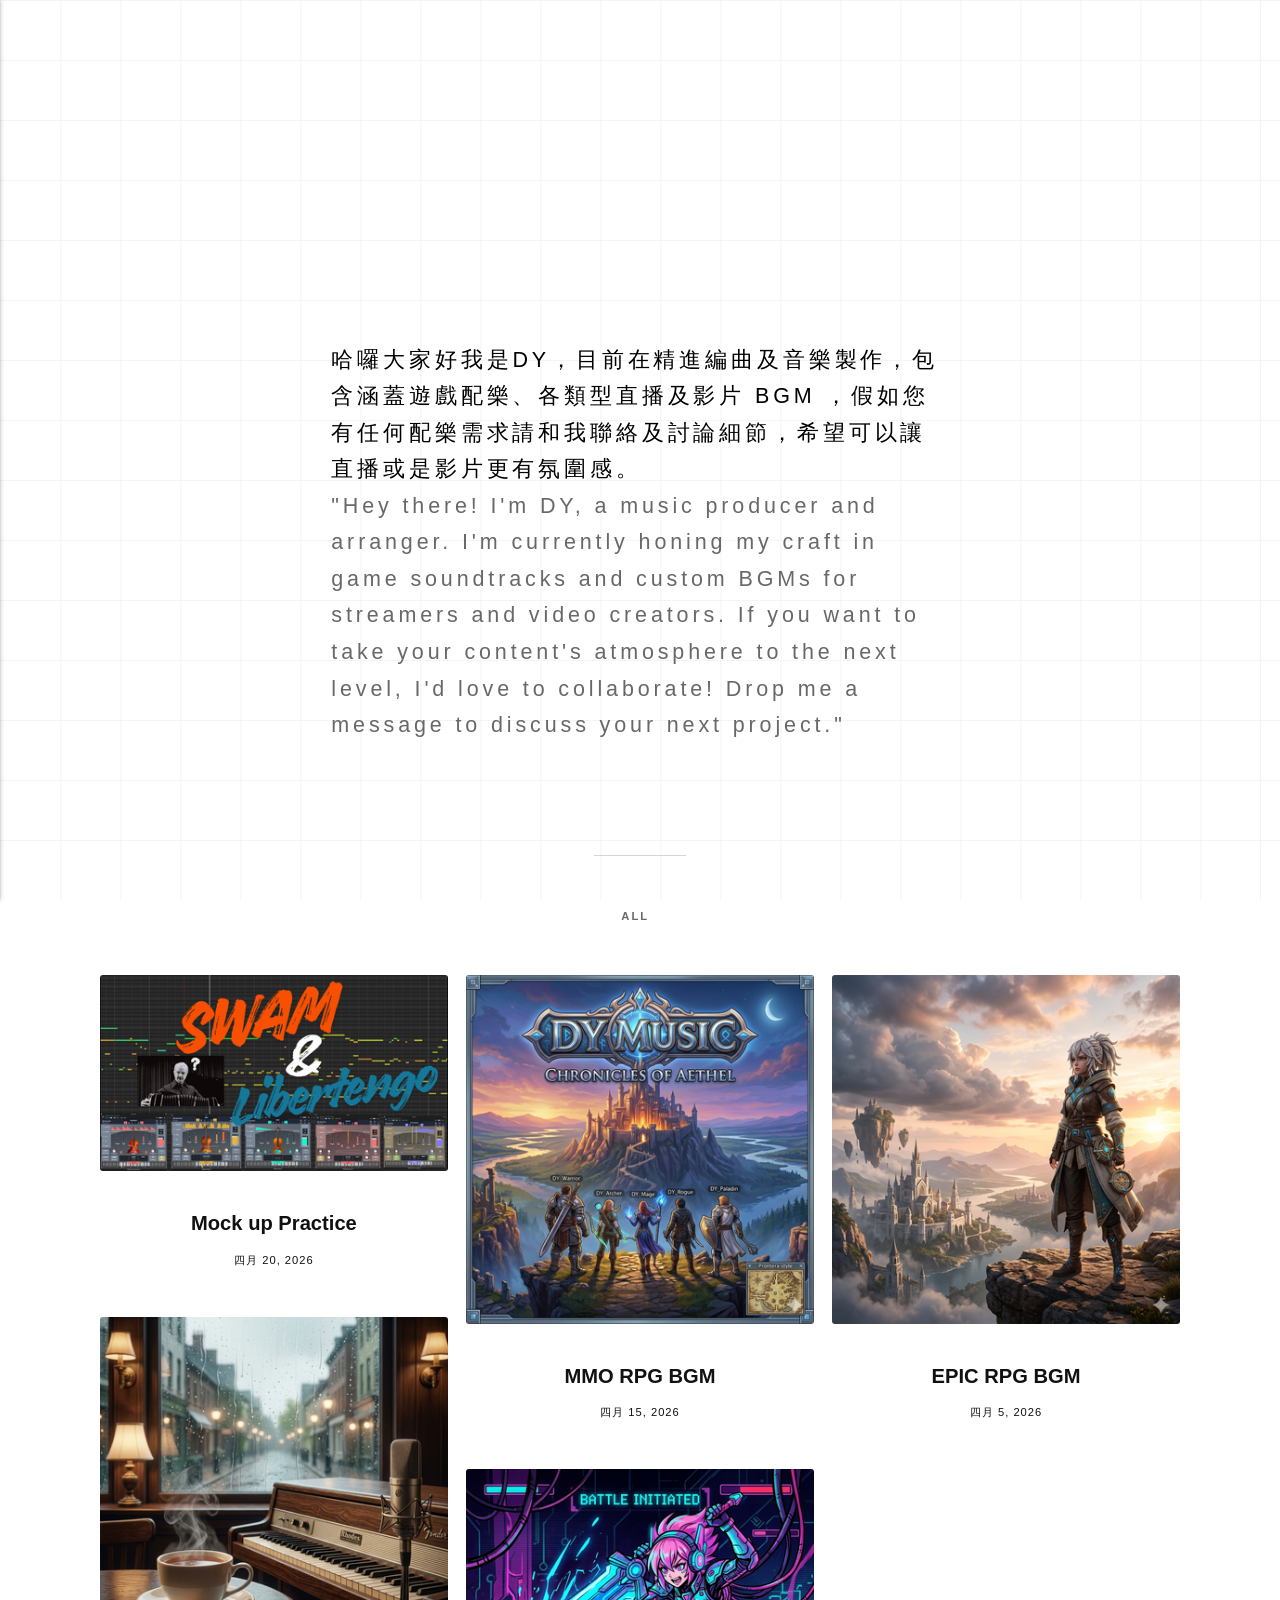
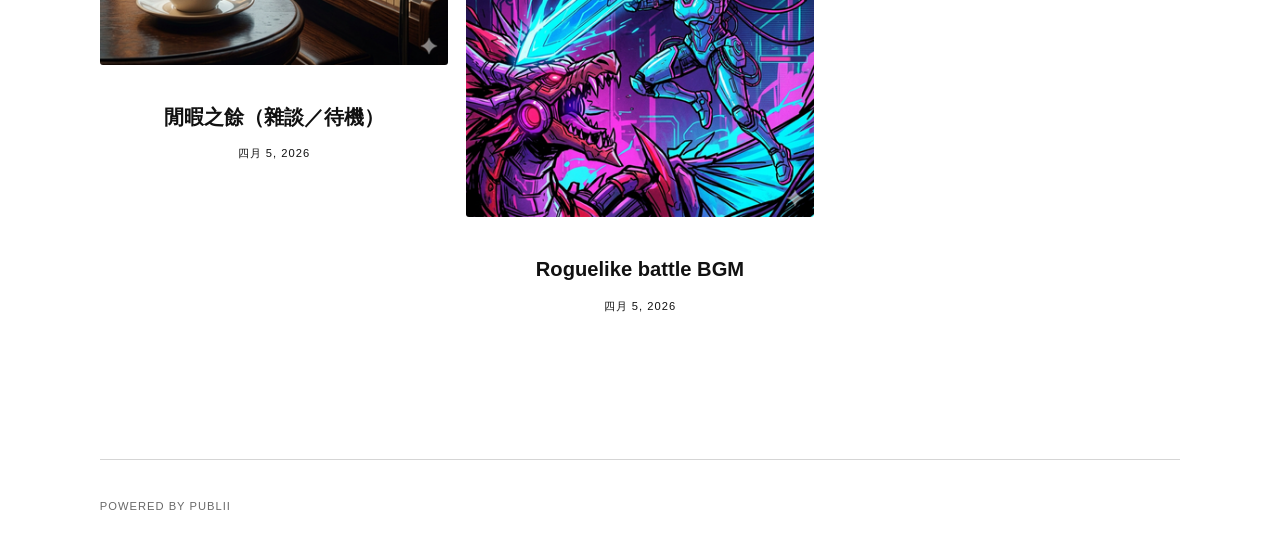
<file: index.html>
<!DOCTYPE html><html lang="zh-tw"><head><meta charset="utf-8"><meta http-equiv="X-UA-Compatible" content="IE=edge"><meta name="viewport" content="width=device-width,initial-scale=1"><title>DYMusic</title><meta name="generator" content="Publii Open-Source CMS for Static Site"><link rel="canonical" href="https://1201andy-source.github.io/dymusic/"><link rel="alternate" type="application/atom+xml" href="https://1201andy-source.github.io/dymusic/feed.xml" title="DYMusic - RSS"><link rel="alternate" type="application/json" href="https://1201andy-source.github.io/dymusic/feed.json" title="DYMusic - JSON"><meta property="og:title" content="DYMusic"><meta property="og:image" content="https://1201andy-source.github.io/dymusic/media/website/353510115_261635933125607_5962244693864480210_n.jpg"><meta property="og:image:width" content="1080"><meta property="og:image:height" content="1080"><meta property="og:site_name" content="DYMusic"><meta property="og:description" content=""><meta property="og:url" content="https://1201andy-source.github.io/dymusic/"><meta property="og:type" content="website"><link rel="stylesheet" href="https://1201andy-source.github.io/dymusic/assets/css/style.css?v=2b529a1dbef9ebd0ac62d08b516d3806"><script type="application/ld+json">{"@context":"http://schema.org","@type":"Organization","name":"DYMusic","logo":"https://1201andy-source.github.io/dymusic/media/website/353510115_261635933125607_5962244693864480210_n.jpg","url":"https://1201andy-source.github.io/dymusic/"}</script><noscript><style>img[loading] {
                    opacity: 1;
                }</style></noscript></head><body class="home-template"><div class="container"><header class="header" id="js-header"><a href="https://1201andy-source.github.io/dymusic/" class="logo"><img src="https://1201andy-source.github.io/dymusic/media/website/353510115_261635933125607_5962244693864480210_n.jpg" alt="DYMusic" width="1080" height="1080"></a><nav class="navbar js-navbar"><button class="navbar__toggle js-toggle" aria-label="Menu"><span class="navbar__toggle-box"><span class="navbar__toggle-inner">Menu</span></span></button><ul class="navbar__menu"><li><a href="https://1201andy-source.github.io/dymusic/guan-yu-wo-about-dy.html" target="_self">關於我 About DY</a></li><li><a href="https://1201andy-source.github.io/dymusic/contact-lian-luo-fang-shi.html" target="_self">聯絡我 Contact</a></li><li class="active"><a href="https://1201andy-source.github.io/dymusic/" target="_self">回主頁</a></li></ul></nav></header><main><section class="hero wrapper"><p class="align-left"><span style="color: #000000;">哈囉大家好我是DY，目前在精進編曲及音樂製作，包含涵蓋遊戲配樂、各類型直播及影片 BGM ，假如您有任何配樂需求請和我聯絡及討論細節</span><span style="color: #000000;">，</span><span style="color: #000000;">希望可以讓直播或是影片更有氛圍感。</span><br>"Hey there! I'm DY, a music producer and arranger. I'm currently honing my craft in game soundtracks and custom BGMs for streamers and video creators. If you want to take your content's atmosphere to the next level, I'd love to collaborate! Drop me a message to discuss your next project."<br> <br><br></p></section><nav class="filter" aria-label="Content filters"><ul class="filter__button-group" role="group"><li><button class="filter__item is-active" data-filter="*" aria-pressed="true">All</button></li></ul></nav><section class="l-col l-col--3"><article class="c-card"><a href="https://1201andy-source.github.io/dymusic/mock-up-practice.html" class="c-card__link"><div class="c-card__header"><img src="https://1201andy-source.github.io/dymusic/media/posts/9/SWAM.png" srcset="https://1201andy-source.github.io/dymusic/media/posts/9/responsive/SWAM-xs.png 300w, https://1201andy-source.github.io/dymusic/media/posts/9/responsive/SWAM-sm.png 480w, https://1201andy-source.github.io/dymusic/media/posts/9/responsive/SWAM-md.png 768w, https://1201andy-source.github.io/dymusic/media/posts/9/responsive/SWAM-lg.png 1024w, https://1201andy-source.github.io/dymusic/media/posts/9/responsive/SWAM-xl.png 1360w, https://1201andy-source.github.io/dymusic/media/posts/9/responsive/SWAM-2xl.png 1600w, https://1201andy-source.github.io/dymusic/media/posts/9/responsive/SWAM-sm2.png 375w" sizes="(min-width: 75em) 25vw, (min-width: 56.25em) 33vw, (min-width: 37.5em) 50vw, 100vw" loading="lazy" height="720" width="1280" alt=""></div><div class="c-card__body"><div class="c-card__text"><h2>Mock up Practice</h2><time datetime="2026-04-20T21:35">四月 20, 2026</time></div></div></a></article><article class="c-card"><a href="https://1201andy-source.github.io/dymusic/mmo-rpg-bgm.html" class="c-card__link"><div class="c-card__header"><img src="https://1201andy-source.github.io/dymusic/media/posts/8/Gemini_Generated_Image_dq3qc0dq3qc0dq3q.png" srcset="https://1201andy-source.github.io/dymusic/media/posts/8/responsive/Gemini_Generated_Image_dq3qc0dq3qc0dq3q-xs.png 300w, https://1201andy-source.github.io/dymusic/media/posts/8/responsive/Gemini_Generated_Image_dq3qc0dq3qc0dq3q-sm.png 480w, https://1201andy-source.github.io/dymusic/media/posts/8/responsive/Gemini_Generated_Image_dq3qc0dq3qc0dq3q-md.png 768w, https://1201andy-source.github.io/dymusic/media/posts/8/responsive/Gemini_Generated_Image_dq3qc0dq3qc0dq3q-lg.png 1024w, https://1201andy-source.github.io/dymusic/media/posts/8/responsive/Gemini_Generated_Image_dq3qc0dq3qc0dq3q-xl.png 1360w, https://1201andy-source.github.io/dymusic/media/posts/8/responsive/Gemini_Generated_Image_dq3qc0dq3qc0dq3q-2xl.png 1600w, https://1201andy-source.github.io/dymusic/media/posts/8/responsive/Gemini_Generated_Image_dq3qc0dq3qc0dq3q-sm2.png 375w" sizes="(min-width: 75em) 25vw, (min-width: 56.25em) 33vw, (min-width: 37.5em) 50vw, 100vw" loading="lazy" height="1024" width="1024" alt=""></div><div class="c-card__body"><div class="c-card__text"><h2>MMO RPG BGM</h2><time datetime="2026-04-15T03:46">四月 15, 2026</time></div></div></a></article><article class="c-card"><a href="https://1201andy-source.github.io/dymusic/epic-rpg-bgm.html" class="c-card__link"><div class="c-card__header"><img src="https://1201andy-source.github.io/dymusic/media/posts/3/1775370713607-2.png" srcset="https://1201andy-source.github.io/dymusic/media/posts/3/responsive/1775370713607-2-xs.png 300w, https://1201andy-source.github.io/dymusic/media/posts/3/responsive/1775370713607-2-sm.png 480w, https://1201andy-source.github.io/dymusic/media/posts/3/responsive/1775370713607-2-md.png 768w, https://1201andy-source.github.io/dymusic/media/posts/3/responsive/1775370713607-2-lg.png 1024w, https://1201andy-source.github.io/dymusic/media/posts/3/responsive/1775370713607-2-xl.png 1360w, https://1201andy-source.github.io/dymusic/media/posts/3/responsive/1775370713607-2-2xl.png 1600w, https://1201andy-source.github.io/dymusic/media/posts/3/responsive/1775370713607-2-sm2.png 375w" sizes="(min-width: 75em) 25vw, (min-width: 56.25em) 33vw, (min-width: 37.5em) 50vw, 100vw" loading="lazy" height="1024" width="1024" alt=""></div><div class="c-card__body"><div class="c-card__text"><h2>EPIC RPG BGM</h2><time datetime="2026-04-05T14:49">四月 5, 2026</time></div></div></a></article><article class="c-card"><a href="https://1201andy-source.github.io/dymusic/xian-xia-zhi-yuza-tandai-ji.html" class="c-card__link"><div class="c-card__header"><img src="https://1201andy-source.github.io/dymusic/media/posts/2/1775370653477-2.png" srcset="https://1201andy-source.github.io/dymusic/media/posts/2/responsive/1775370653477-2-xs.png 300w, https://1201andy-source.github.io/dymusic/media/posts/2/responsive/1775370653477-2-sm.png 480w, https://1201andy-source.github.io/dymusic/media/posts/2/responsive/1775370653477-2-md.png 768w, https://1201andy-source.github.io/dymusic/media/posts/2/responsive/1775370653477-2-lg.png 1024w, https://1201andy-source.github.io/dymusic/media/posts/2/responsive/1775370653477-2-xl.png 1360w, https://1201andy-source.github.io/dymusic/media/posts/2/responsive/1775370653477-2-2xl.png 1600w, https://1201andy-source.github.io/dymusic/media/posts/2/responsive/1775370653477-2-sm2.png 375w" sizes="(min-width: 75em) 25vw, (min-width: 56.25em) 33vw, (min-width: 37.5em) 50vw, 100vw" loading="lazy" height="1024" width="1024" alt=""></div><div class="c-card__body"><div class="c-card__text"><h2>閒暇之餘（雜談／待機）</h2><time datetime="2026-04-05T14:47">四月 5, 2026</time></div></div></a></article><article class="c-card"><a href="https://1201andy-source.github.io/dymusic/roguelike-battle-bgm.html" class="c-card__link"><div class="c-card__header"><img src="https://1201andy-source.github.io/dymusic/media/posts/1/1775370962570-2.png" srcset="https://1201andy-source.github.io/dymusic/media/posts/1/responsive/1775370962570-2-xs.png 300w, https://1201andy-source.github.io/dymusic/media/posts/1/responsive/1775370962570-2-sm.png 480w, https://1201andy-source.github.io/dymusic/media/posts/1/responsive/1775370962570-2-md.png 768w, https://1201andy-source.github.io/dymusic/media/posts/1/responsive/1775370962570-2-lg.png 1024w, https://1201andy-source.github.io/dymusic/media/posts/1/responsive/1775370962570-2-xl.png 1360w, https://1201andy-source.github.io/dymusic/media/posts/1/responsive/1775370962570-2-2xl.png 1600w, https://1201andy-source.github.io/dymusic/media/posts/1/responsive/1775370962570-2-sm2.png 375w" sizes="(min-width: 75em) 25vw, (min-width: 56.25em) 33vw, (min-width: 37.5em) 50vw, 100vw" loading="lazy" height="1024" width="1024" alt=""></div><div class="c-card__body"><div class="c-card__text"><h2>Roguelike battle BGM</h2><time datetime="2026-04-05T14:44">四月 5, 2026</time></div></div></a></article></section></main><footer class="footer"><div class="footer__copyright">Powered by Publii</div></footer></div><script defer="defer" src="https://1201andy-source.github.io/dymusic/assets/js/scripts.min.js?v=1762f7ab131e33a4eb8fb224822de245"></script><script>window.publiiThemeMenuConfig={mobileMenuMode:'sidebar',animationSpeed:300,submenuWidth: 'auto',doubleClickTime:500,mobileMenuExpandableSubmenus:true,relatedContainerForOverlayMenuSelector:'.navbar'};</script><script defer="defer" src="https://1201andy-source.github.io/dymusic/assets/js/isotope.pkgd.min.js?v=2afcff647ed260006faa71c8e779e8d4"></script><script>window.addEventListener("DOMContentLoaded",function(){var j=new Isotope(".l-col",{itemSelector:".c-card",percentPosition:true,layoutMode:"masonry",transitionDuration:"0.6s",masonry:{columnWidth:".c-card"}});var g=document.querySelector(".filter__button-group");if(g){g.addEventListener("click",function(i){if(!matchesSelector(i.target,"button")){return}var k=i.target.getAttribute("data-filter");j.arrange({filter:k})});var b=document.querySelectorAll(".filter__button-group");for(var c=0,e=b.length;c<e;c++){var d=b[c];h(d)}function h(i){i.addEventListener("click",function(k){if(!matchesSelector(k.target,"button")){return}var m=i.querySelector(".is-active");if(m){m.classList.remove("is-active");m.setAttribute("aria-pressed","false")}k.target.classList.add("is-active");k.target.setAttribute("aria-pressed","true")})}}var a=document.querySelector(".l-col");var f=document.querySelectorAll(".c-card");a.classList.add("is-visible");j.revealItemElements(f)});</script><script>/*<![CDATA[*/var images=document.querySelectorAll("img[loading]");for(var i=0;i<images.length;i++){if(images[i].complete){images[i].classList.add("is-loaded")}else{images[i].addEventListener("load",function(){this.classList.add("is-loaded")},false)}};/*]]>*/</script></body></html>
</file>
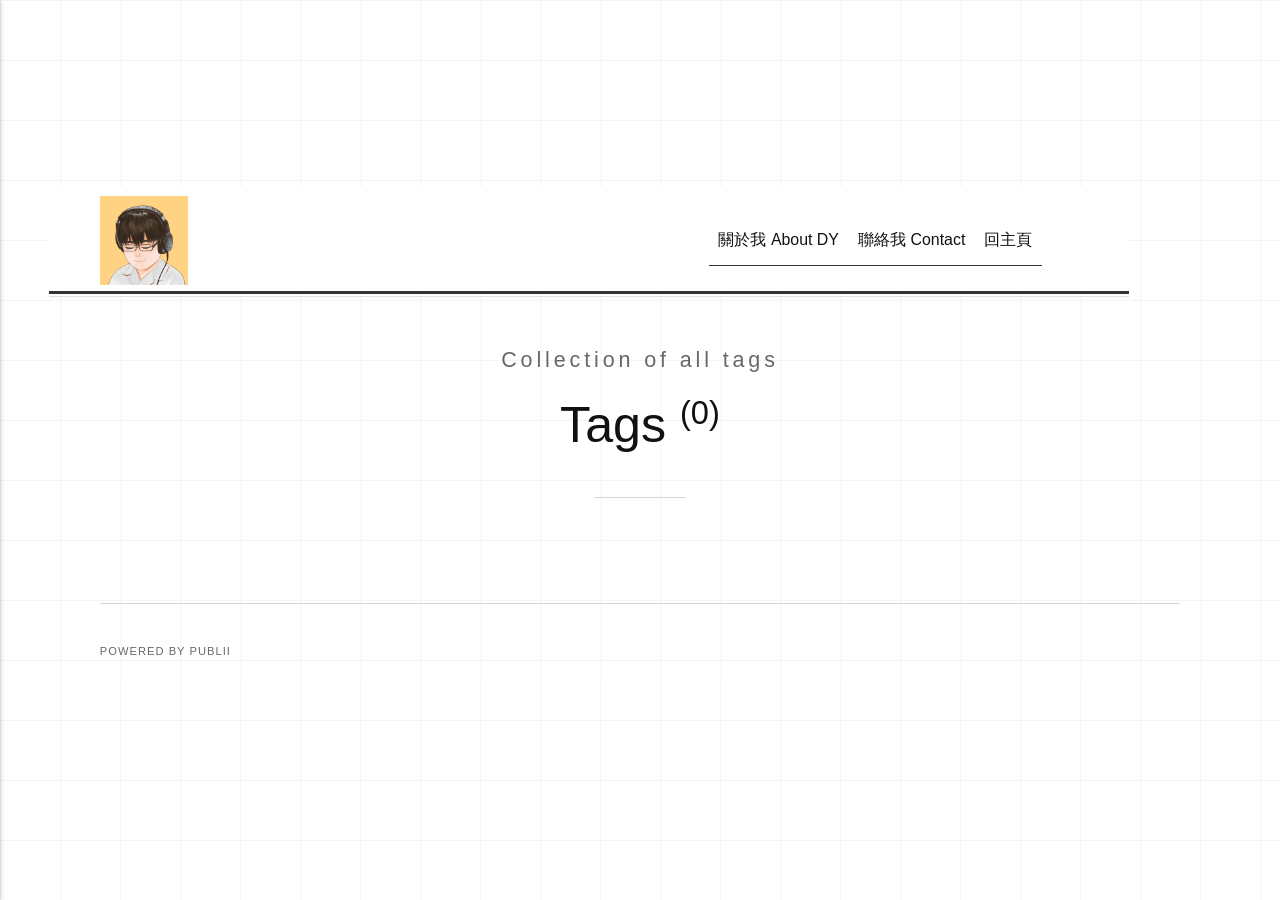
<file: tags/index.html>
<!DOCTYPE html><html lang="zh-tw"><head><meta charset="utf-8"><meta http-equiv="X-UA-Compatible" content="IE=edge"><meta name="viewport" content="width=device-width,initial-scale=1"><title>All tags - DYMusic</title><meta name="robots" content="noindex, follow"><meta name="generator" content="Publii Open-Source CMS for Static Site"><link rel="alternate" type="application/atom+xml" href="https://1201andy-source.github.io/dymusic/feed.xml" title="DYMusic - RSS"><link rel="alternate" type="application/json" href="https://1201andy-source.github.io/dymusic/feed.json" title="DYMusic - JSON"><meta property="og:title" content="DYMusic"><meta property="og:image" content="https://1201andy-source.github.io/dymusic/media/website/353510115_261635933125607_5962244693864480210_n.jpg"><meta property="og:image:width" content="1080"><meta property="og:image:height" content="1080"><meta property="og:site_name" content="DYMusic"><meta property="og:description" content=""><meta property="og:url" content="https://1201andy-source.github.io/dymusic/tags/"><meta property="og:type" content="website"><link rel="stylesheet" href="https://1201andy-source.github.io/dymusic/assets/css/style.css?v=2b529a1dbef9ebd0ac62d08b516d3806"><script type="application/ld+json">{"@context":"http://schema.org","@type":"Organization","name":"DYMusic","logo":"https://1201andy-source.github.io/dymusic/media/website/353510115_261635933125607_5962244693864480210_n.jpg","url":"https://1201andy-source.github.io/dymusic/"}</script><noscript><style>img[loading] {
                    opacity: 1;
                }</style></noscript></head><body class="tags-template"><div class="container"><header class="header" id="js-header"><a href="https://1201andy-source.github.io/dymusic/" class="logo"><img src="https://1201andy-source.github.io/dymusic/media/website/353510115_261635933125607_5962244693864480210_n.jpg" alt="DYMusic" width="1080" height="1080"></a><nav class="navbar js-navbar"><button class="navbar__toggle js-toggle" aria-label="Menu"><span class="navbar__toggle-box"><span class="navbar__toggle-inner">Menu</span></span></button><ul class="navbar__menu"><li><a href="https://1201andy-source.github.io/dymusic/guan-yu-wo-about-dy.html" target="_self">關於我 About DY</a></li><li><a href="https://1201andy-source.github.io/dymusic/contact-lian-luo-fang-shi.html" target="_self">聯絡我 Contact</a></li><li><a href="https://1201andy-source.github.io/dymusic/" target="_self">回主頁</a></li></ul></nav></header><main class="page page--tags"><section class="hero wrapper"><p>Collection of all tags</p><h1>Tags <sup>(0)</sup></h1></section><ul class="l-col l-col--3"></ul></main><footer class="footer"><div class="footer__copyright">Powered by Publii</div></footer></div><script defer="defer" src="https://1201andy-source.github.io/dymusic/assets/js/scripts.min.js?v=1762f7ab131e33a4eb8fb224822de245"></script><script>window.publiiThemeMenuConfig={mobileMenuMode:'sidebar',animationSpeed:300,submenuWidth: 'auto',doubleClickTime:500,mobileMenuExpandableSubmenus:true,relatedContainerForOverlayMenuSelector:'.navbar'};</script><script defer="defer" src="https://1201andy-source.github.io/dymusic/assets/js/isotope.pkgd.min.js?v=2afcff647ed260006faa71c8e779e8d4"></script><script>window.addEventListener("DOMContentLoaded",function(){var j=new Isotope(".l-col",{itemSelector:".c-card",percentPosition:true,layoutMode:"masonry",transitionDuration:"0.6s",masonry:{columnWidth:".c-card"}});var g=document.querySelector(".filter__button-group");if(g){g.addEventListener("click",function(i){if(!matchesSelector(i.target,"button")){return}var k=i.target.getAttribute("data-filter");j.arrange({filter:k})});var b=document.querySelectorAll(".filter__button-group");for(var c=0,e=b.length;c<e;c++){var d=b[c];h(d)}function h(i){i.addEventListener("click",function(k){if(!matchesSelector(k.target,"button")){return}var m=i.querySelector(".is-active");if(m){m.classList.remove("is-active");m.setAttribute("aria-pressed","false")}k.target.classList.add("is-active");k.target.setAttribute("aria-pressed","true")})}}var a=document.querySelector(".l-col");var f=document.querySelectorAll(".c-card");a.classList.add("is-visible");j.revealItemElements(f)});</script><script>/*<![CDATA[*/var images=document.querySelectorAll("img[loading]");for(var i=0;i<images.length;i++){if(images[i].complete){images[i].classList.add("is-loaded")}else{images[i].addEventListener("load",function(){this.classList.add("is-loaded")},false)}};/*]]>*/</script></body></html>
</file>
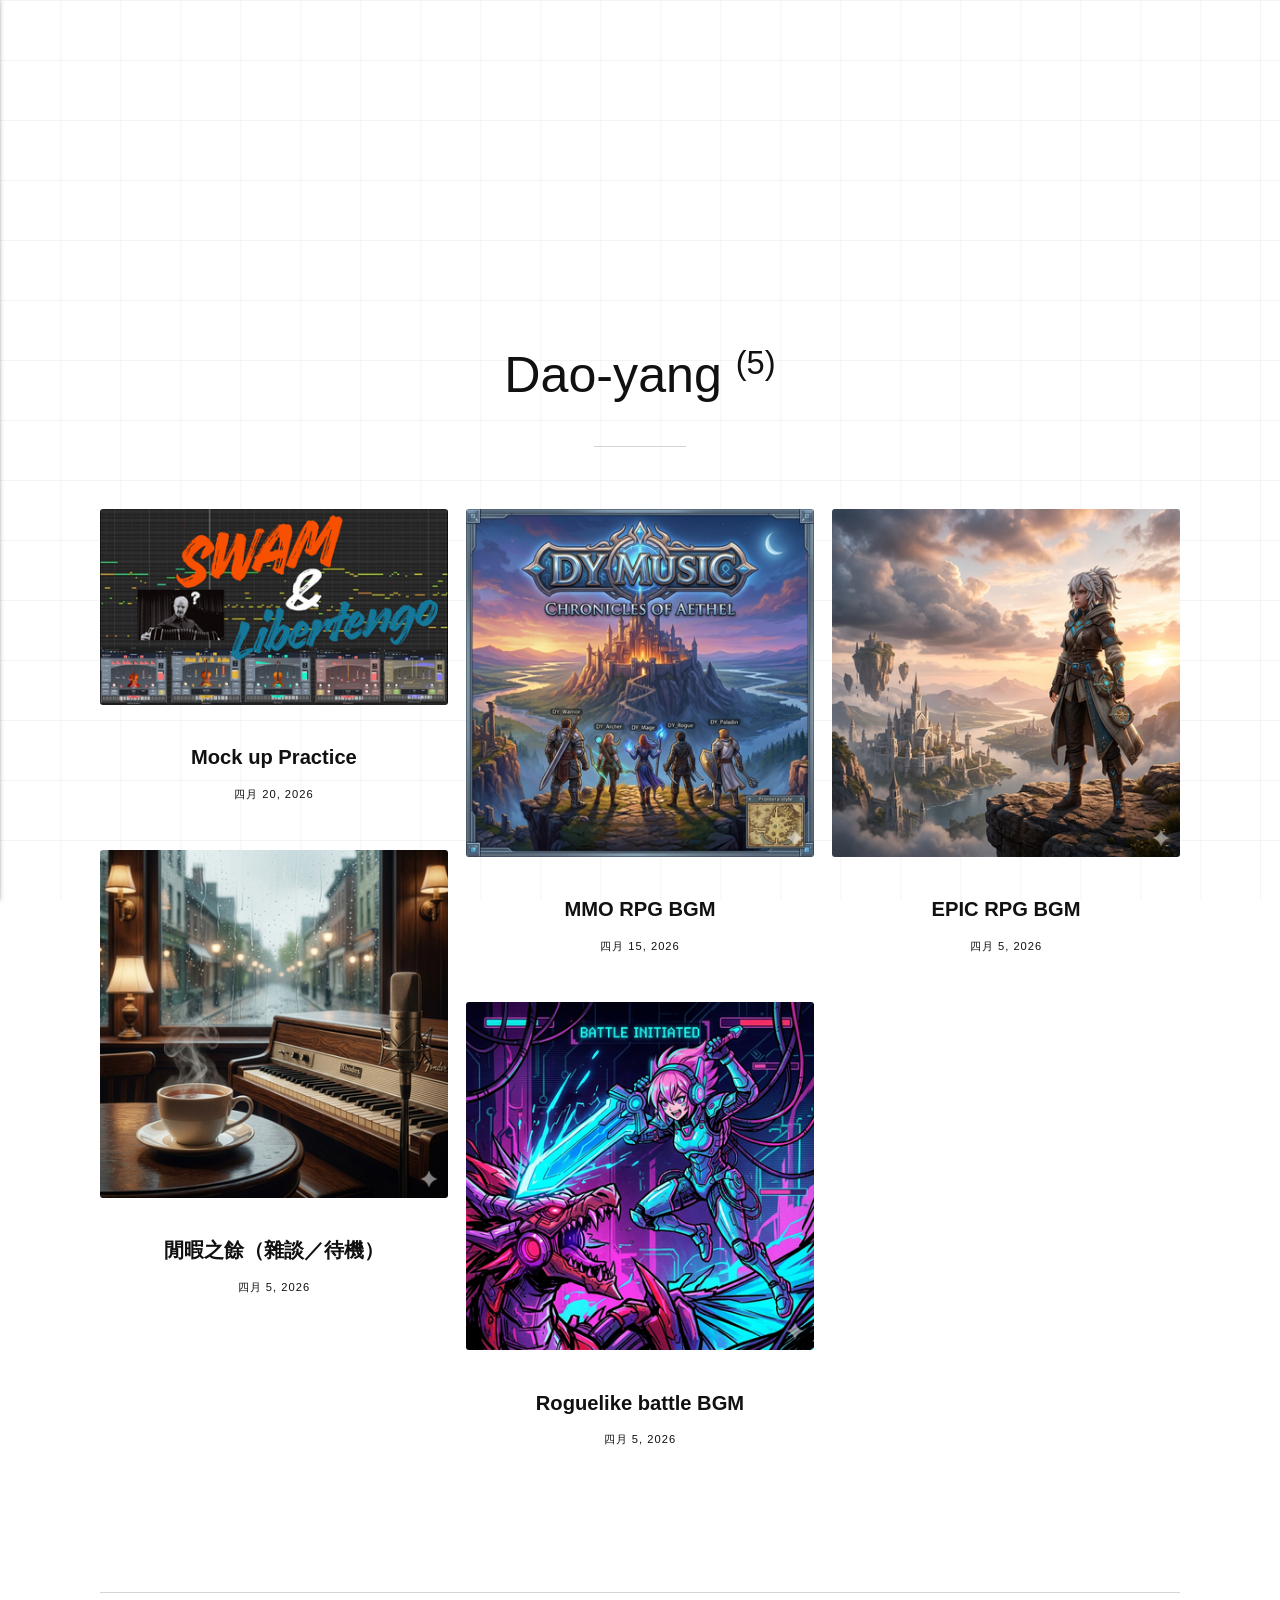
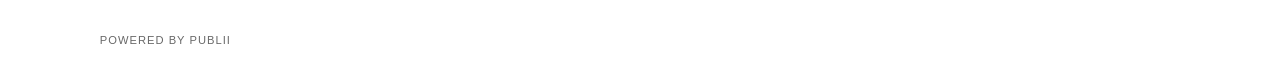
<file: authors/dao-yang/index.html>
<!DOCTYPE html><html lang="zh-tw"><head><meta charset="utf-8"><meta http-equiv="X-UA-Compatible" content="IE=edge"><meta name="viewport" content="width=device-width,initial-scale=1"><title>Author: Dao-yang - DYMusic</title><meta name="robots" content="noindex, follow"><meta name="generator" content="Publii Open-Source CMS for Static Site"><link rel="alternate" type="application/atom+xml" href="https://1201andy-source.github.io/dymusic/feed.xml" title="DYMusic - RSS"><link rel="alternate" type="application/json" href="https://1201andy-source.github.io/dymusic/feed.json" title="DYMusic - JSON"><meta property="og:title" content="Dao-yang"><meta property="og:image" content="https://1201andy-source.github.io/dymusic/media/website/353510115_261635933125607_5962244693864480210_n.jpg"><meta property="og:image:width" content="1080"><meta property="og:image:height" content="1080"><meta property="og:site_name" content="DYMusic"><meta property="og:description" content=""><meta property="og:url" content="https://1201andy-source.github.io/dymusic/authors/dao-yang/"><meta property="og:type" content="website"><link rel="stylesheet" href="https://1201andy-source.github.io/dymusic/assets/css/style.css?v=2b529a1dbef9ebd0ac62d08b516d3806"><script type="application/ld+json">{"@context":"http://schema.org","@type":"Organization","name":"DYMusic","logo":"https://1201andy-source.github.io/dymusic/media/website/353510115_261635933125607_5962244693864480210_n.jpg","url":"https://1201andy-source.github.io/dymusic/"}</script><noscript><style>img[loading] {
                    opacity: 1;
                }</style></noscript></head><body class="author-template"><div class="container"><header class="header" id="js-header"><a href="https://1201andy-source.github.io/dymusic/" class="logo"><img src="https://1201andy-source.github.io/dymusic/media/website/353510115_261635933125607_5962244693864480210_n.jpg" alt="DYMusic" width="1080" height="1080"></a><nav class="navbar js-navbar"><button class="navbar__toggle js-toggle" aria-label="Menu"><span class="navbar__toggle-box"><span class="navbar__toggle-inner">Menu</span></span></button><ul class="navbar__menu"><li><a href="https://1201andy-source.github.io/dymusic/guan-yu-wo-about-dy.html" target="_self">關於我 About DY</a></li><li><a href="https://1201andy-source.github.io/dymusic/contact-lian-luo-fang-shi.html" target="_self">聯絡我 Contact</a></li><li><a href="https://1201andy-source.github.io/dymusic/" target="_self">回主頁</a></li></ul></nav></header><main class="page page--author"><section class="hero wrapper"><h1>Dao-yang <sup>(5)</sup></h1></section><section class="l-col l-col--3"><article class="c-card"><a href="https://1201andy-source.github.io/dymusic/mock-up-practice.html" class="c-card__link"><div class="c-card__header"><img src="https://1201andy-source.github.io/dymusic/media/posts/9/SWAM.png" srcset="https://1201andy-source.github.io/dymusic/media/posts/9/responsive/SWAM-xs.png 300w, https://1201andy-source.github.io/dymusic/media/posts/9/responsive/SWAM-sm.png 480w, https://1201andy-source.github.io/dymusic/media/posts/9/responsive/SWAM-md.png 768w, https://1201andy-source.github.io/dymusic/media/posts/9/responsive/SWAM-lg.png 1024w, https://1201andy-source.github.io/dymusic/media/posts/9/responsive/SWAM-xl.png 1360w, https://1201andy-source.github.io/dymusic/media/posts/9/responsive/SWAM-2xl.png 1600w, https://1201andy-source.github.io/dymusic/media/posts/9/responsive/SWAM-sm2.png 375w" sizes="(min-width: 75em) 25vw, (min-width: 56.25em) 33vw, (min-width: 37.5em) 50vw, 100vw" loading="lazy" height="720" width="1280" alt=""></div><div class="c-card__body"><div class="c-card__text"><h2>Mock up Practice</h2><time datetime="2026-04-20T21:35">四月 20, 2026</time></div></div></a></article><article class="c-card"><a href="https://1201andy-source.github.io/dymusic/mmo-rpg-bgm.html" class="c-card__link"><div class="c-card__header"><img src="https://1201andy-source.github.io/dymusic/media/posts/8/Gemini_Generated_Image_dq3qc0dq3qc0dq3q.png" srcset="https://1201andy-source.github.io/dymusic/media/posts/8/responsive/Gemini_Generated_Image_dq3qc0dq3qc0dq3q-xs.png 300w, https://1201andy-source.github.io/dymusic/media/posts/8/responsive/Gemini_Generated_Image_dq3qc0dq3qc0dq3q-sm.png 480w, https://1201andy-source.github.io/dymusic/media/posts/8/responsive/Gemini_Generated_Image_dq3qc0dq3qc0dq3q-md.png 768w, https://1201andy-source.github.io/dymusic/media/posts/8/responsive/Gemini_Generated_Image_dq3qc0dq3qc0dq3q-lg.png 1024w, https://1201andy-source.github.io/dymusic/media/posts/8/responsive/Gemini_Generated_Image_dq3qc0dq3qc0dq3q-xl.png 1360w, https://1201andy-source.github.io/dymusic/media/posts/8/responsive/Gemini_Generated_Image_dq3qc0dq3qc0dq3q-2xl.png 1600w, https://1201andy-source.github.io/dymusic/media/posts/8/responsive/Gemini_Generated_Image_dq3qc0dq3qc0dq3q-sm2.png 375w" sizes="(min-width: 75em) 25vw, (min-width: 56.25em) 33vw, (min-width: 37.5em) 50vw, 100vw" loading="lazy" height="1024" width="1024" alt=""></div><div class="c-card__body"><div class="c-card__text"><h2>MMO RPG BGM</h2><time datetime="2026-04-15T03:46">四月 15, 2026</time></div></div></a></article><article class="c-card"><a href="https://1201andy-source.github.io/dymusic/epic-rpg-bgm.html" class="c-card__link"><div class="c-card__header"><img src="https://1201andy-source.github.io/dymusic/media/posts/3/1775370713607-2.png" srcset="https://1201andy-source.github.io/dymusic/media/posts/3/responsive/1775370713607-2-xs.png 300w, https://1201andy-source.github.io/dymusic/media/posts/3/responsive/1775370713607-2-sm.png 480w, https://1201andy-source.github.io/dymusic/media/posts/3/responsive/1775370713607-2-md.png 768w, https://1201andy-source.github.io/dymusic/media/posts/3/responsive/1775370713607-2-lg.png 1024w, https://1201andy-source.github.io/dymusic/media/posts/3/responsive/1775370713607-2-xl.png 1360w, https://1201andy-source.github.io/dymusic/media/posts/3/responsive/1775370713607-2-2xl.png 1600w, https://1201andy-source.github.io/dymusic/media/posts/3/responsive/1775370713607-2-sm2.png 375w" sizes="(min-width: 75em) 25vw, (min-width: 56.25em) 33vw, (min-width: 37.5em) 50vw, 100vw" loading="lazy" height="1024" width="1024" alt=""></div><div class="c-card__body"><div class="c-card__text"><h2>EPIC RPG BGM</h2><time datetime="2026-04-05T14:49">四月 5, 2026</time></div></div></a></article><article class="c-card"><a href="https://1201andy-source.github.io/dymusic/xian-xia-zhi-yuza-tandai-ji.html" class="c-card__link"><div class="c-card__header"><img src="https://1201andy-source.github.io/dymusic/media/posts/2/1775370653477-2.png" srcset="https://1201andy-source.github.io/dymusic/media/posts/2/responsive/1775370653477-2-xs.png 300w, https://1201andy-source.github.io/dymusic/media/posts/2/responsive/1775370653477-2-sm.png 480w, https://1201andy-source.github.io/dymusic/media/posts/2/responsive/1775370653477-2-md.png 768w, https://1201andy-source.github.io/dymusic/media/posts/2/responsive/1775370653477-2-lg.png 1024w, https://1201andy-source.github.io/dymusic/media/posts/2/responsive/1775370653477-2-xl.png 1360w, https://1201andy-source.github.io/dymusic/media/posts/2/responsive/1775370653477-2-2xl.png 1600w, https://1201andy-source.github.io/dymusic/media/posts/2/responsive/1775370653477-2-sm2.png 375w" sizes="(min-width: 75em) 25vw, (min-width: 56.25em) 33vw, (min-width: 37.5em) 50vw, 100vw" loading="lazy" height="1024" width="1024" alt=""></div><div class="c-card__body"><div class="c-card__text"><h2>閒暇之餘（雜談／待機）</h2><time datetime="2026-04-05T14:47">四月 5, 2026</time></div></div></a></article><article class="c-card"><a href="https://1201andy-source.github.io/dymusic/roguelike-battle-bgm.html" class="c-card__link"><div class="c-card__header"><img src="https://1201andy-source.github.io/dymusic/media/posts/1/1775370962570-2.png" srcset="https://1201andy-source.github.io/dymusic/media/posts/1/responsive/1775370962570-2-xs.png 300w, https://1201andy-source.github.io/dymusic/media/posts/1/responsive/1775370962570-2-sm.png 480w, https://1201andy-source.github.io/dymusic/media/posts/1/responsive/1775370962570-2-md.png 768w, https://1201andy-source.github.io/dymusic/media/posts/1/responsive/1775370962570-2-lg.png 1024w, https://1201andy-source.github.io/dymusic/media/posts/1/responsive/1775370962570-2-xl.png 1360w, https://1201andy-source.github.io/dymusic/media/posts/1/responsive/1775370962570-2-2xl.png 1600w, https://1201andy-source.github.io/dymusic/media/posts/1/responsive/1775370962570-2-sm2.png 375w" sizes="(min-width: 75em) 25vw, (min-width: 56.25em) 33vw, (min-width: 37.5em) 50vw, 100vw" loading="lazy" height="1024" width="1024" alt=""></div><div class="c-card__body"><div class="c-card__text"><h2>Roguelike battle BGM</h2><time datetime="2026-04-05T14:44">四月 5, 2026</time></div></div></a></article></section></main><footer class="footer"><div class="footer__copyright">Powered by Publii</div></footer></div><script defer="defer" src="https://1201andy-source.github.io/dymusic/assets/js/scripts.min.js?v=1762f7ab131e33a4eb8fb224822de245"></script><script>window.publiiThemeMenuConfig={mobileMenuMode:'sidebar',animationSpeed:300,submenuWidth: 'auto',doubleClickTime:500,mobileMenuExpandableSubmenus:true,relatedContainerForOverlayMenuSelector:'.navbar'};</script><script defer="defer" src="https://1201andy-source.github.io/dymusic/assets/js/isotope.pkgd.min.js?v=2afcff647ed260006faa71c8e779e8d4"></script><script>window.addEventListener("DOMContentLoaded",function(){var j=new Isotope(".l-col",{itemSelector:".c-card",percentPosition:true,layoutMode:"masonry",transitionDuration:"0.6s",masonry:{columnWidth:".c-card"}});var g=document.querySelector(".filter__button-group");if(g){g.addEventListener("click",function(i){if(!matchesSelector(i.target,"button")){return}var k=i.target.getAttribute("data-filter");j.arrange({filter:k})});var b=document.querySelectorAll(".filter__button-group");for(var c=0,e=b.length;c<e;c++){var d=b[c];h(d)}function h(i){i.addEventListener("click",function(k){if(!matchesSelector(k.target,"button")){return}var m=i.querySelector(".is-active");if(m){m.classList.remove("is-active");m.setAttribute("aria-pressed","false")}k.target.classList.add("is-active");k.target.setAttribute("aria-pressed","true")})}}var a=document.querySelector(".l-col");var f=document.querySelectorAll(".c-card");a.classList.add("is-visible");j.revealItemElements(f)});</script><script>/*<![CDATA[*/var images=document.querySelectorAll("img[loading]");for(var i=0;i<images.length;i++){if(images[i].complete){images[i].classList.add("is-loaded")}else{images[i].addEventListener("load",function(){this.classList.add("is-loaded")},false)}};/*]]>*/</script></body></html>
</file>
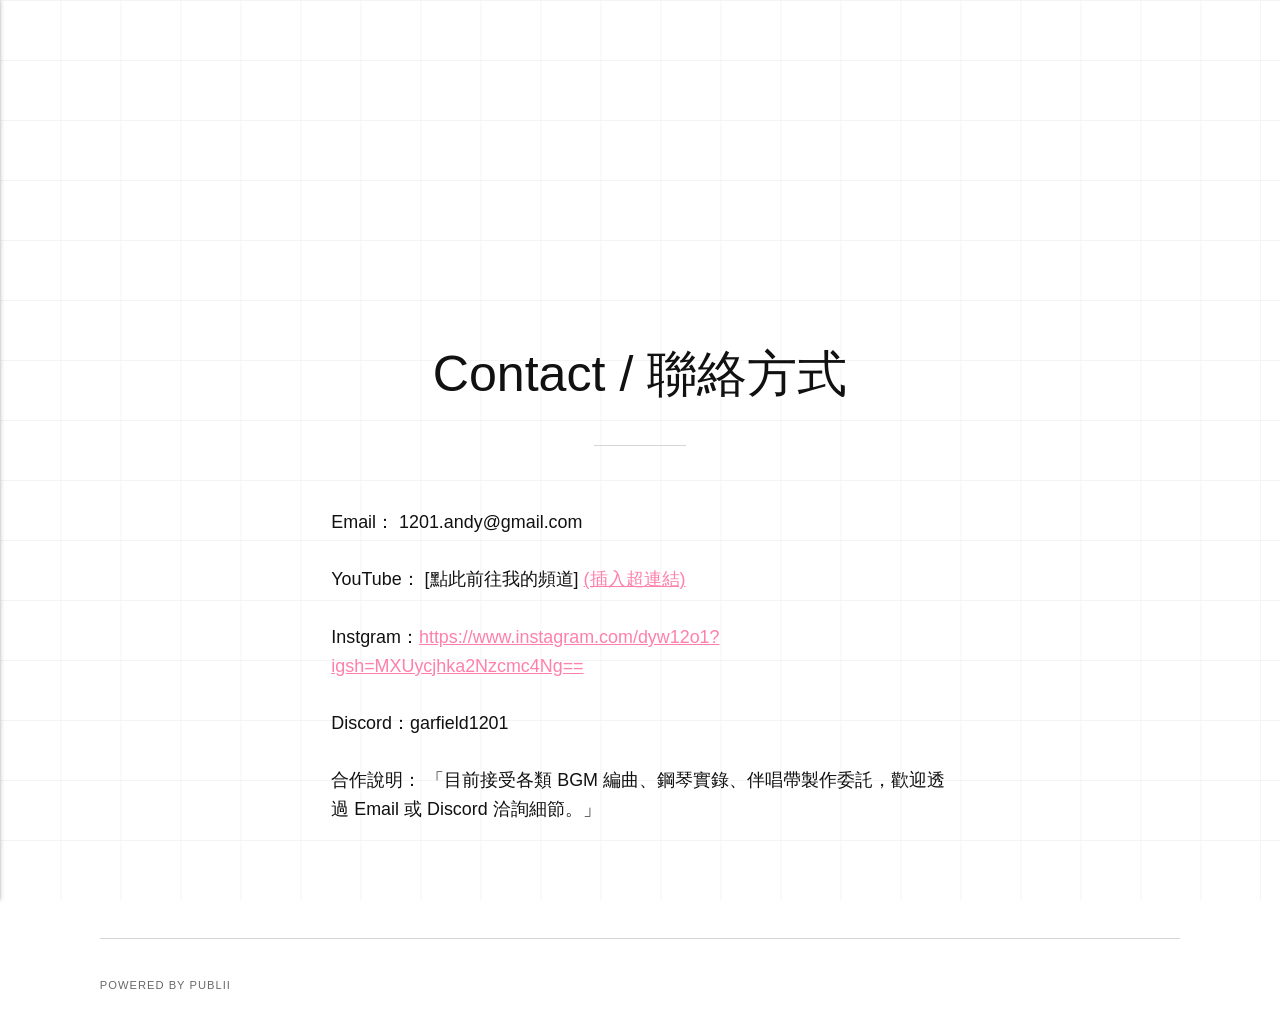
<file: contact-lian-luo-fang-shi.html>
<!DOCTYPE html><html lang="zh-tw"><head><meta charset="utf-8"><meta http-equiv="X-UA-Compatible" content="IE=edge"><meta name="viewport" content="width=device-width,initial-scale=1"><title>Contact / 聯絡方式 - DYMusic</title><meta name="description" content="​Email： 1201.andy@gmail.com ​YouTube： [點此前往我的頻道] (插入超連結) Instgram：https://www.instagram.com/dyw12o1?igsh=MXUycjhka2Nzcmc4Ng== Discord：garfield1201 ​合作說明： 「目前接受各類 BGM 編曲、鋼琴實錄、伴唱帶製作委託，歡迎透過 Email&hellip;"><meta name="generator" content="Publii Open-Source CMS for Static Site"><link rel="canonical" href="https://1201andy-source.github.io/dymusic/contact-lian-luo-fang-shi.html"><link rel="alternate" type="application/atom+xml" href="https://1201andy-source.github.io/dymusic/feed.xml" title="DYMusic - RSS"><link rel="alternate" type="application/json" href="https://1201andy-source.github.io/dymusic/feed.json" title="DYMusic - JSON"><meta property="og:title" content="Contact / 聯絡方式"><meta property="og:image" content="https://1201andy-source.github.io/dymusic/media/website/353510115_261635933125607_5962244693864480210_n.jpg"><meta property="og:image:width" content="1080"><meta property="og:image:height" content="1080"><meta property="og:site_name" content="DYMusic"><meta property="og:description" content="​Email： 1201.andy@gmail.com ​YouTube： [點此前往我的頻道] (插入超連結) Instgram：https://www.instagram.com/dyw12o1?igsh=MXUycjhka2Nzcmc4Ng== Discord：garfield1201 ​合作說明： 「目前接受各類 BGM 編曲、鋼琴實錄、伴唱帶製作委託，歡迎透過 Email&hellip;"><meta property="og:url" content="https://1201andy-source.github.io/dymusic/contact-lian-luo-fang-shi.html"><meta property="og:type" content="article"><link rel="stylesheet" href="https://1201andy-source.github.io/dymusic/assets/css/style.css?v=2b529a1dbef9ebd0ac62d08b516d3806"><script type="application/ld+json">{"@context":"http://schema.org","@type":"Article","mainEntityOfPage":{"@type":"WebPage","@id":"https://1201andy-source.github.io/dymusic/contact-lian-luo-fang-shi.html"},"headline":"Contact / 聯絡方式","datePublished":"2026-04-05T16:44+08:00","dateModified":"2026-04-05T16:44+08:00","image":{"@type":"ImageObject","url":"https://1201andy-source.github.io/dymusic/media/website/353510115_261635933125607_5962244693864480210_n.jpg","height":1080,"width":1080},"description":"​Email： 1201.andy@gmail.com ​YouTube： [點此前往我的頻道] (插入超連結) Instgram：https://www.instagram.com/dyw12o1?igsh=MXUycjhka2Nzcmc4Ng== Discord：garfield1201 ​合作說明： 「目前接受各類 BGM 編曲、鋼琴實錄、伴唱帶製作委託，歡迎透過 Email&hellip;","author":{"@type":"Person","name":"Dao-yang","url":"https://1201andy-source.github.io/dymusic/authors/dao-yang/"},"publisher":{"@type":"Organization","name":"Dao-yang","logo":{"@type":"ImageObject","url":"https://1201andy-source.github.io/dymusic/media/website/353510115_261635933125607_5962244693864480210_n.jpg","height":1080,"width":1080}}}</script><noscript><style>img[loading] {
                    opacity: 1;
                }</style></noscript></head><body class="page-template"><div class="container"><header class="header" id="js-header"><a href="https://1201andy-source.github.io/dymusic/" class="logo"><img src="https://1201andy-source.github.io/dymusic/media/website/353510115_261635933125607_5962244693864480210_n.jpg" alt="DYMusic" width="1080" height="1080"></a><nav class="navbar js-navbar"><button class="navbar__toggle js-toggle" aria-label="Menu"><span class="navbar__toggle-box"><span class="navbar__toggle-inner">Menu</span></span></button><ul class="navbar__menu"><li><a href="https://1201andy-source.github.io/dymusic/guan-yu-wo-about-dy.html" target="_self">關於我 About DY</a></li><li class="active"><a href="https://1201andy-source.github.io/dymusic/contact-lian-luo-fang-shi.html" target="_self">聯絡我 Contact</a></li><li><a href="https://1201andy-source.github.io/dymusic/" target="_self">回主頁</a></li></ul></nav></header><main class="page"><article class="content wrapper"><header class="hero"><h1 class="content__title">Contact / 聯絡方式</h1></header><div class="content__entry"><p dir="ltr">​Email： 1201.andy@gmail.com</p><p dir="ltr">​YouTube： [點此前往我的頻道] <a href="https://www.youtube.com/@1671812/shorts">(插入超連結)</a></p><p dir="ltr">Instgram：<a href="https://www.instagram.com/dyw12o1?igsh=MXUycjhka2Nzcmc4Ng==" target="_blank" rel="noopener">https://www.instagram.com/dyw12o1?igsh=MXUycjhka2Nzcmc4Ng==</a><a href="https://www.instagram.com/dyw12o1?igsh=MXUycjhka2Nzcmc4Ng=="></a></p><p dir="ltr">Discord：garfield1201</p><p dir="ltr">​合作說明： 「目前接受各類 BGM 編曲、鋼琴實錄、伴唱帶製作委託，歡迎透過 Email 或 Discord 洽詢細節。」</p></div></article></main><footer class="footer"><div class="footer__copyright">Powered by Publii</div></footer></div><script defer="defer" src="https://1201andy-source.github.io/dymusic/assets/js/scripts.min.js?v=1762f7ab131e33a4eb8fb224822de245"></script><script>window.publiiThemeMenuConfig={mobileMenuMode:'sidebar',animationSpeed:300,submenuWidth: 'auto',doubleClickTime:500,mobileMenuExpandableSubmenus:true,relatedContainerForOverlayMenuSelector:'.navbar'};</script><script>/*<![CDATA[*/var images=document.querySelectorAll("img[loading]");for(var i=0;i<images.length;i++){if(images[i].complete){images[i].classList.add("is-loaded")}else{images[i].addEventListener("load",function(){this.classList.add("is-loaded")},false)}};/*]]>*/</script></body></html>
</file>
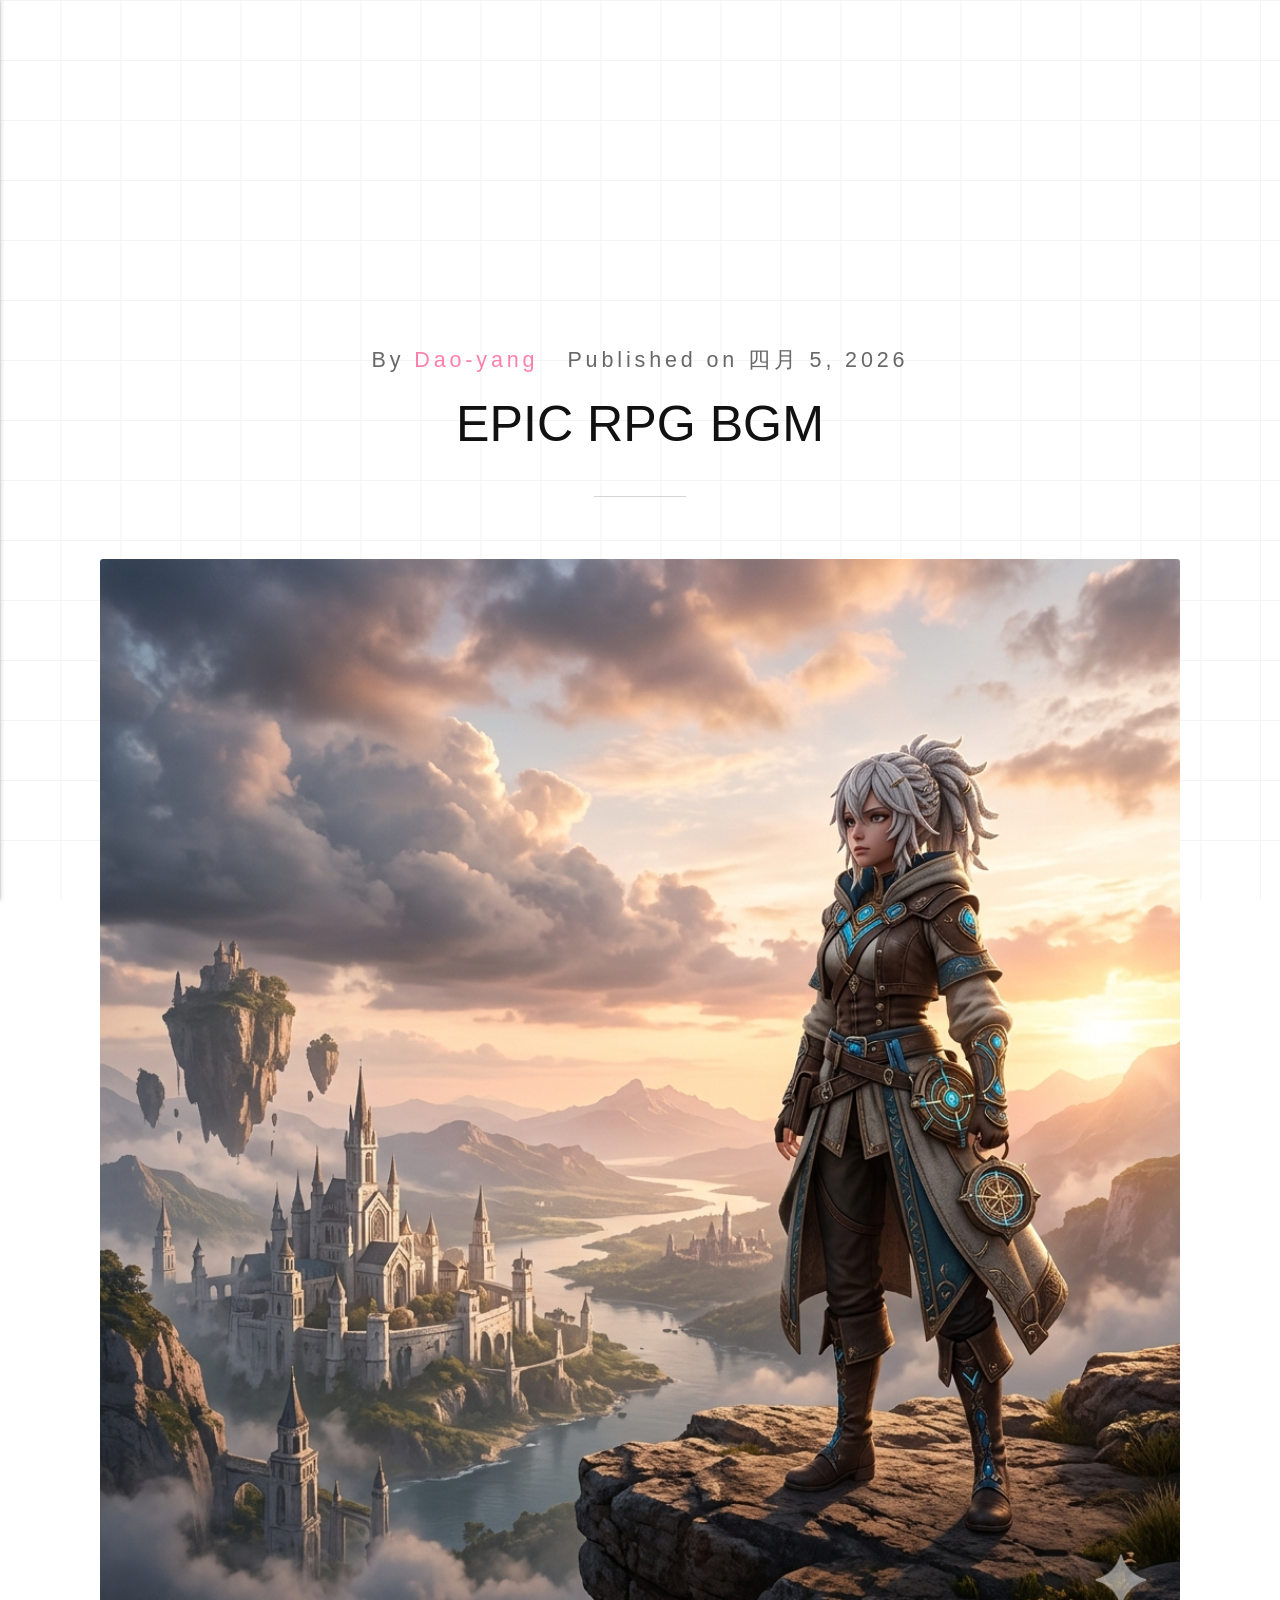
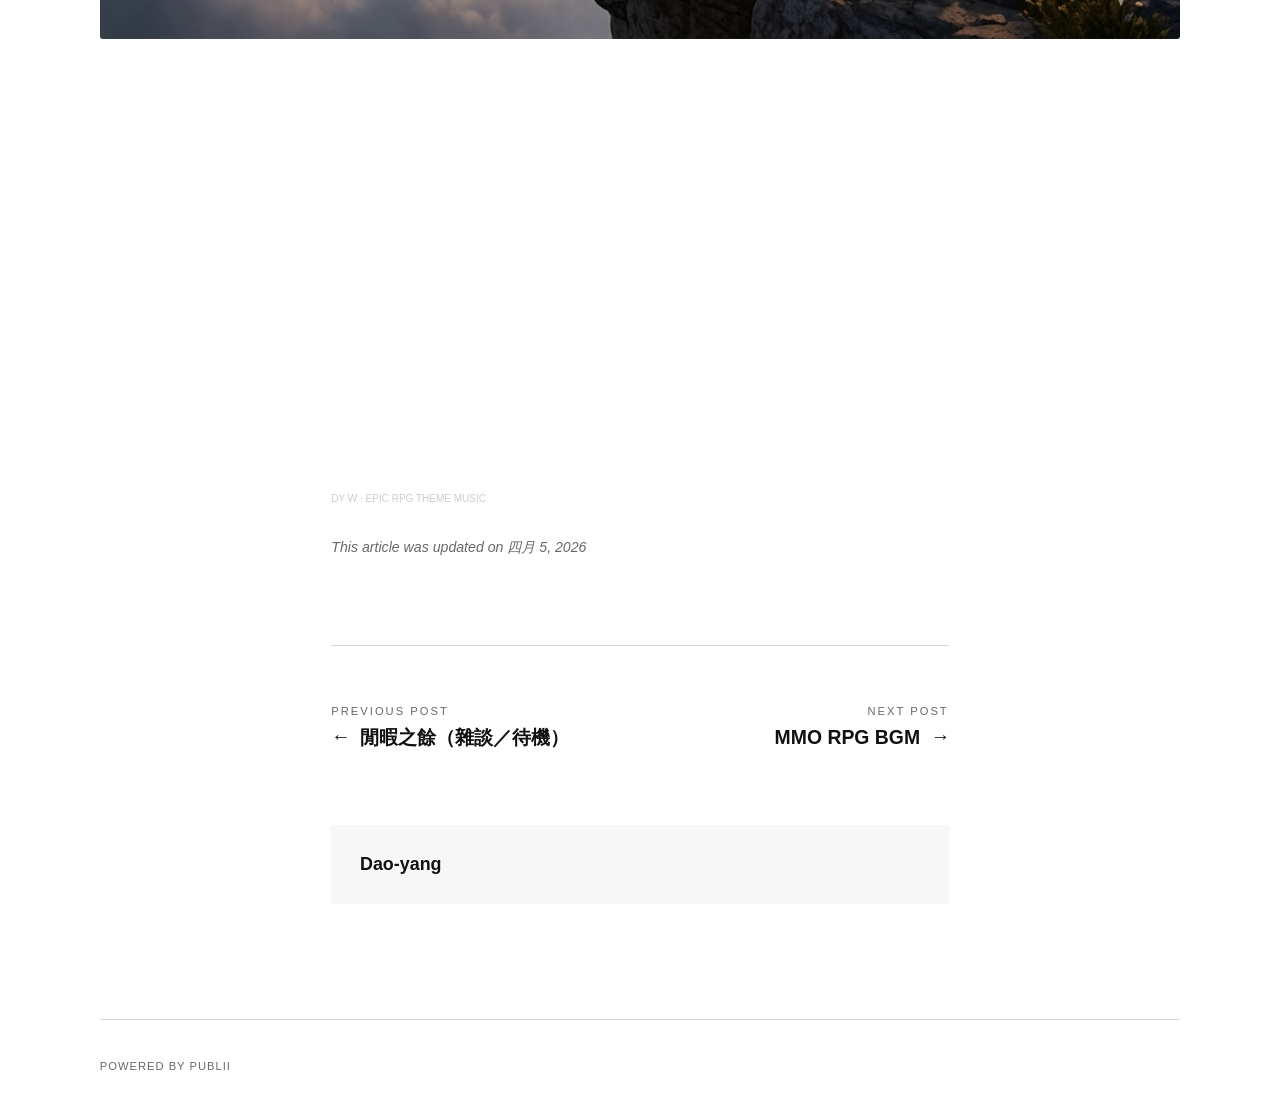
<file: epic-rpg-bgm.html>
<!DOCTYPE html><html lang="zh-tw"><head><meta charset="utf-8"><meta http-equiv="X-UA-Compatible" content="IE=edge"><meta name="viewport" content="width=device-width,initial-scale=1"><title>EPIC RPG BGM - DYMusic</title><meta name="description" content="DY W · EPIC RPG THEME MUSIC"><meta name="generator" content="Publii Open-Source CMS for Static Site"><link rel="canonical" href="https://1201andy-source.github.io/dymusic/epic-rpg-bgm.html"><link rel="alternate" type="application/atom+xml" href="https://1201andy-source.github.io/dymusic/feed.xml" title="DYMusic - RSS"><link rel="alternate" type="application/json" href="https://1201andy-source.github.io/dymusic/feed.json" title="DYMusic - JSON"><meta property="og:title" content="EPIC RPG BGM"><meta property="og:image" content="https://1201andy-source.github.io/dymusic/media/posts/3/1775370713607-2.png"><meta property="og:image:width" content="1024"><meta property="og:image:height" content="1024"><meta property="og:site_name" content="DYMusic"><meta property="og:description" content="DY W · EPIC RPG THEME MUSIC"><meta property="og:url" content="https://1201andy-source.github.io/dymusic/epic-rpg-bgm.html"><meta property="og:type" content="article"><link rel="stylesheet" href="https://1201andy-source.github.io/dymusic/assets/css/style.css?v=2b529a1dbef9ebd0ac62d08b516d3806"><script type="application/ld+json">{"@context":"http://schema.org","@type":"Article","mainEntityOfPage":{"@type":"WebPage","@id":"https://1201andy-source.github.io/dymusic/epic-rpg-bgm.html"},"headline":"EPIC RPG BGM","datePublished":"2026-04-05T14:49+08:00","dateModified":"2026-04-05T15:21+08:00","image":{"@type":"ImageObject","url":"https://1201andy-source.github.io/dymusic/media/posts/3/1775370713607-2.png","height":1024,"width":1024},"description":"DY W · EPIC RPG THEME MUSIC","author":{"@type":"Person","name":"Dao-yang","url":"https://1201andy-source.github.io/dymusic/authors/dao-yang/"},"publisher":{"@type":"Organization","name":"Dao-yang","logo":{"@type":"ImageObject","url":"https://1201andy-source.github.io/dymusic/media/website/353510115_261635933125607_5962244693864480210_n.jpg","height":1080,"width":1080}}}</script><noscript><style>img[loading] {
                    opacity: 1;
                }</style></noscript></head><body class="post-template"><div class="container"><header class="header" id="js-header"><a href="https://1201andy-source.github.io/dymusic/" class="logo"><img src="https://1201andy-source.github.io/dymusic/media/website/353510115_261635933125607_5962244693864480210_n.jpg" alt="DYMusic" width="1080" height="1080"></a><nav class="navbar js-navbar"><button class="navbar__toggle js-toggle" aria-label="Menu"><span class="navbar__toggle-box"><span class="navbar__toggle-inner">Menu</span></span></button><ul class="navbar__menu"><li><a href="https://1201andy-source.github.io/dymusic/guan-yu-wo-about-dy.html" target="_self">關於我 About DY</a></li><li><a href="https://1201andy-source.github.io/dymusic/contact-lian-luo-fang-shi.html" target="_self">聯絡我 Contact</a></li><li><a href="https://1201andy-source.github.io/dymusic/" target="_self">回主頁</a></li></ul></nav></header><main class="post"><article class="content wrapper"><header class="hero"><p class="content__meta">By <a href="https://1201andy-source.github.io/dymusic/authors/dao-yang/" rel="author" title="Dao-yang">Dao-yang</a> Published on <time datetime="2026-04-05T14:49">四月 5, 2026</time></p><h1 class="content__title">EPIC RPG BGM</h1></header><figure class="content__featured-image post__image--wide"><img src="https://1201andy-source.github.io/dymusic/media/posts/3/1775370713607-2.png" srcset="https://1201andy-source.github.io/dymusic/media/posts/3/responsive/1775370713607-2-xs.png 300w, https://1201andy-source.github.io/dymusic/media/posts/3/responsive/1775370713607-2-sm.png 480w, https://1201andy-source.github.io/dymusic/media/posts/3/responsive/1775370713607-2-md.png 768w, https://1201andy-source.github.io/dymusic/media/posts/3/responsive/1775370713607-2-lg.png 1024w, https://1201andy-source.github.io/dymusic/media/posts/3/responsive/1775370713607-2-xl.png 1360w, https://1201andy-source.github.io/dymusic/media/posts/3/responsive/1775370713607-2-2xl.png 1600w, https://1201andy-source.github.io/dymusic/media/posts/3/responsive/1775370713607-2-sm2.png 375w" sizes="(max-width: 1600px) 100vw, 1600px" loading="eager" height="1024" width="1024" alt=""></figure><div class="content__entry"><div class="gallery-wrapper"><div class="gallery" data-is-empty="true" data-translation="Add images" data-columns="3"> </div></div><div class="post__iframe"><iframe loading="lazy" width="100%" height="300" scrolling="no" frameborder="no" allow="autoplay" src="https://w.soundcloud.com/player/?url=https%3A//api.soundcloud.com/tracks/soundcloud%253Atracks%253A2296835156&amp;color=%239c9c94&amp;auto_play=false&amp;hide_related=false&amp;show_comments=true&amp;show_user=true&amp;show_reposts=false&amp;show_teaser=true&amp;visual=true"></iframe></div><div style="font-size: 10px; color: #cccccc; line-break: anywhere; word-break: normal; overflow: hidden; white-space: nowrap; text-overflow: ellipsis; font-family: Interstate,Lucida Grande,Lucida Sans Unicode,Lucida Sans,Garuda,Verdana,Tahoma,sans-serif; font-weight: 100;"><a href="https://soundcloud.com/dy-w-202078121" title="DY W" target="_blank" style="color: #cccccc; text-decoration: none;" rel="noopener">DY W</a> · <a href="https://soundcloud.com/dy-w-202078121/epic-rpg-theme-music" title="EPIC RPG THEME MUSIC" target="_blank" style="color: #cccccc; text-decoration: none;" rel="noopener">EPIC RPG THEME MUSIC</a></div></div><footer class="content__footer"><div class="content__last-updated">This article was updated on 四月 5, 2026</div><div class="content__footer__col"><div class="content__share"></div></div><nav class="content__nav"><div class="content__nav__prev">Previous Post<h5><a href="https://1201andy-source.github.io/dymusic/xian-xia-zhi-yuza-tandai-ji.html" class="invert" rel="prev">閒暇之餘（雜談／待機）</a></h5></div><div class="content__nav__next">Next Post<h5><a href="https://1201andy-source.github.io/dymusic/mmo-rpg-bgm.html" class="invert" rel="next">MMO RPG BGM</a></h5></div></nav><div class="content__bio"><div><h3><a href="https://1201andy-source.github.io/dymusic/authors/dao-yang/" class="invert" title="Dao-yang">Dao-yang</a></h3></div></div></footer></article></main><footer class="footer"><div class="footer__copyright">Powered by Publii</div></footer></div><script defer="defer" src="https://1201andy-source.github.io/dymusic/assets/js/scripts.min.js?v=1762f7ab131e33a4eb8fb224822de245"></script><script>window.publiiThemeMenuConfig={mobileMenuMode:'sidebar',animationSpeed:300,submenuWidth: 'auto',doubleClickTime:500,mobileMenuExpandableSubmenus:true,relatedContainerForOverlayMenuSelector:'.navbar'};</script><script>/*<![CDATA[*/var images=document.querySelectorAll("img[loading]");for(var i=0;i<images.length;i++){if(images[i].complete){images[i].classList.add("is-loaded")}else{images[i].addEventListener("load",function(){this.classList.add("is-loaded")},false)}};/*]]>*/</script></body></html>
</file>
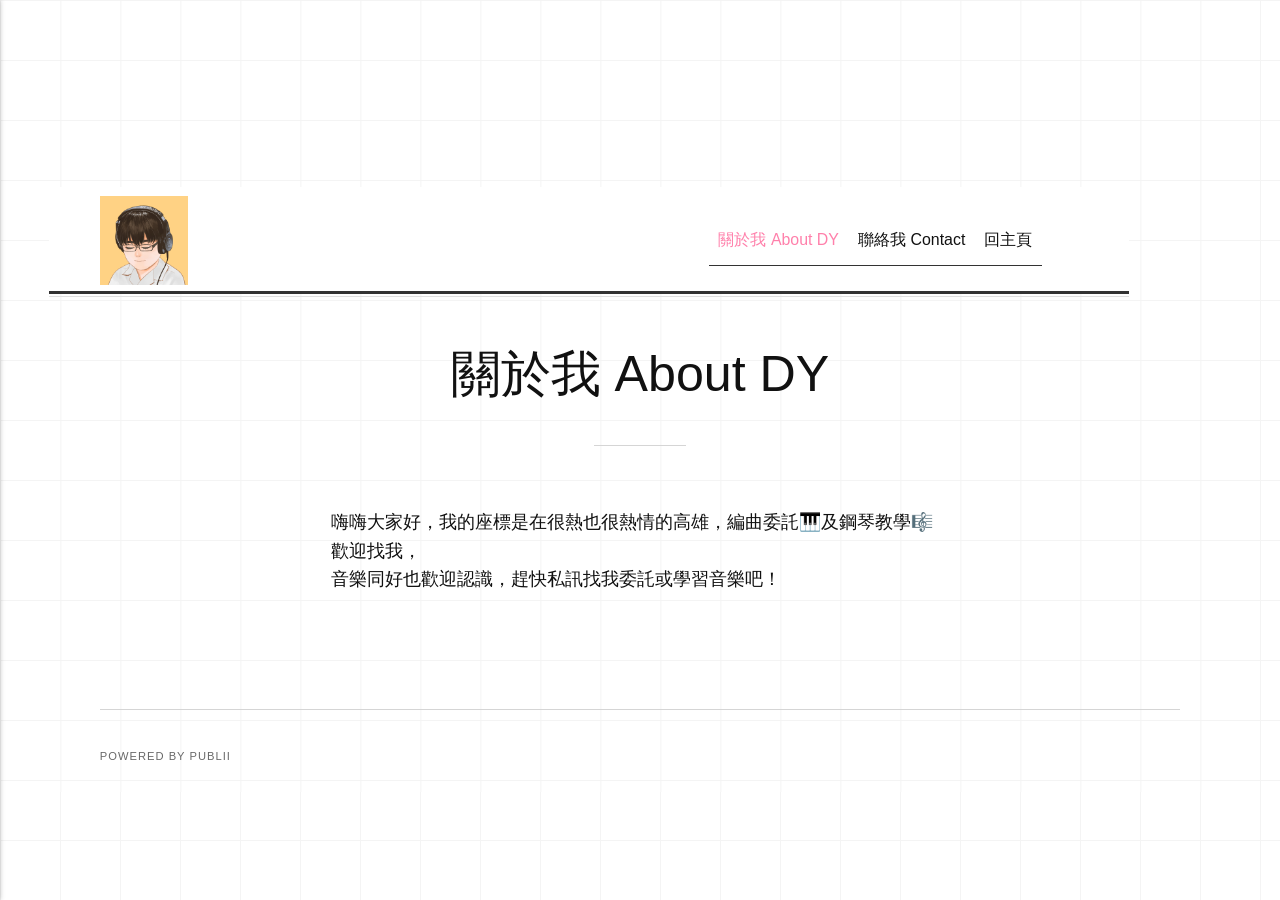
<file: guan-yu-wo-about-dy.html>
<!DOCTYPE html><html lang="zh-tw"><head><meta charset="utf-8"><meta http-equiv="X-UA-Compatible" content="IE=edge"><meta name="viewport" content="width=device-width,initial-scale=1"><title>關於我 About DY - DYMusic</title><meta name="description" content="嗨嗨大家好，我的座標是在很熱也很熱情的高雄，編曲委託🎹及鋼琴教學🎼歡迎找我， 音樂同好也歡迎認識，趕快私訊找我委託或學習音樂吧！"><meta name="generator" content="Publii Open-Source CMS for Static Site"><link rel="canonical" href="https://1201andy-source.github.io/dymusic/guan-yu-wo-about-dy.html"><link rel="alternate" type="application/atom+xml" href="https://1201andy-source.github.io/dymusic/feed.xml" title="DYMusic - RSS"><link rel="alternate" type="application/json" href="https://1201andy-source.github.io/dymusic/feed.json" title="DYMusic - JSON"><meta property="og:title" content="關於我 About DY"><meta property="og:image" content="https://1201andy-source.github.io/dymusic/media/website/353510115_261635933125607_5962244693864480210_n.jpg"><meta property="og:image:width" content="1080"><meta property="og:image:height" content="1080"><meta property="og:site_name" content="DYMusic"><meta property="og:description" content="嗨嗨大家好，我的座標是在很熱也很熱情的高雄，編曲委託🎹及鋼琴教學🎼歡迎找我， 音樂同好也歡迎認識，趕快私訊找我委託或學習音樂吧！"><meta property="og:url" content="https://1201andy-source.github.io/dymusic/guan-yu-wo-about-dy.html"><meta property="og:type" content="article"><link rel="stylesheet" href="https://1201andy-source.github.io/dymusic/assets/css/style.css?v=2b529a1dbef9ebd0ac62d08b516d3806"><script type="application/ld+json">{"@context":"http://schema.org","@type":"Article","mainEntityOfPage":{"@type":"WebPage","@id":"https://1201andy-source.github.io/dymusic/guan-yu-wo-about-dy.html"},"headline":"關於我 About DY","datePublished":"2026-04-05T17:19+08:00","dateModified":"2026-04-05T17:52+08:00","image":{"@type":"ImageObject","url":"https://1201andy-source.github.io/dymusic/media/website/353510115_261635933125607_5962244693864480210_n.jpg","height":1080,"width":1080},"description":"嗨嗨大家好，我的座標是在很熱也很熱情的高雄，編曲委託🎹及鋼琴教學🎼歡迎找我， 音樂同好也歡迎認識，趕快私訊找我委託或學習音樂吧！","author":{"@type":"Person","name":"Dao-yang","url":"https://1201andy-source.github.io/dymusic/authors/dao-yang/"},"publisher":{"@type":"Organization","name":"Dao-yang","logo":{"@type":"ImageObject","url":"https://1201andy-source.github.io/dymusic/media/website/353510115_261635933125607_5962244693864480210_n.jpg","height":1080,"width":1080}}}</script><noscript><style>img[loading] {
                    opacity: 1;
                }</style></noscript></head><body class="page-template"><div class="container"><header class="header" id="js-header"><a href="https://1201andy-source.github.io/dymusic/" class="logo"><img src="https://1201andy-source.github.io/dymusic/media/website/353510115_261635933125607_5962244693864480210_n.jpg" alt="DYMusic" width="1080" height="1080"></a><nav class="navbar js-navbar"><button class="navbar__toggle js-toggle" aria-label="Menu"><span class="navbar__toggle-box"><span class="navbar__toggle-inner">Menu</span></span></button><ul class="navbar__menu"><li class="active"><a href="https://1201andy-source.github.io/dymusic/guan-yu-wo-about-dy.html" target="_self">關於我 About DY</a></li><li><a href="https://1201andy-source.github.io/dymusic/contact-lian-luo-fang-shi.html" target="_self">聯絡我 Contact</a></li><li><a href="https://1201andy-source.github.io/dymusic/" target="_self">回主頁</a></li></ul></nav></header><main class="page"><article class="content wrapper"><header class="hero"><h1 class="content__title">關於我 About DY</h1></header><div class="content__entry"><p>嗨嗨大家好，我的座標是在很熱也很熱情的高雄，編曲委託🎹及鋼琴教學🎼歡迎找我，<br>音樂同好也歡迎認識，趕快私訊找我委託或學習音樂吧！</p></div></article></main><footer class="footer"><div class="footer__copyright">Powered by Publii</div></footer></div><script defer="defer" src="https://1201andy-source.github.io/dymusic/assets/js/scripts.min.js?v=1762f7ab131e33a4eb8fb224822de245"></script><script>window.publiiThemeMenuConfig={mobileMenuMode:'sidebar',animationSpeed:300,submenuWidth: 'auto',doubleClickTime:500,mobileMenuExpandableSubmenus:true,relatedContainerForOverlayMenuSelector:'.navbar'};</script><script>/*<![CDATA[*/var images=document.querySelectorAll("img[loading]");for(var i=0;i<images.length;i++){if(images[i].complete){images[i].classList.add("is-loaded")}else{images[i].addEventListener("load",function(){this.classList.add("is-loaded")},false)}};/*]]>*/</script></body></html>
</file>
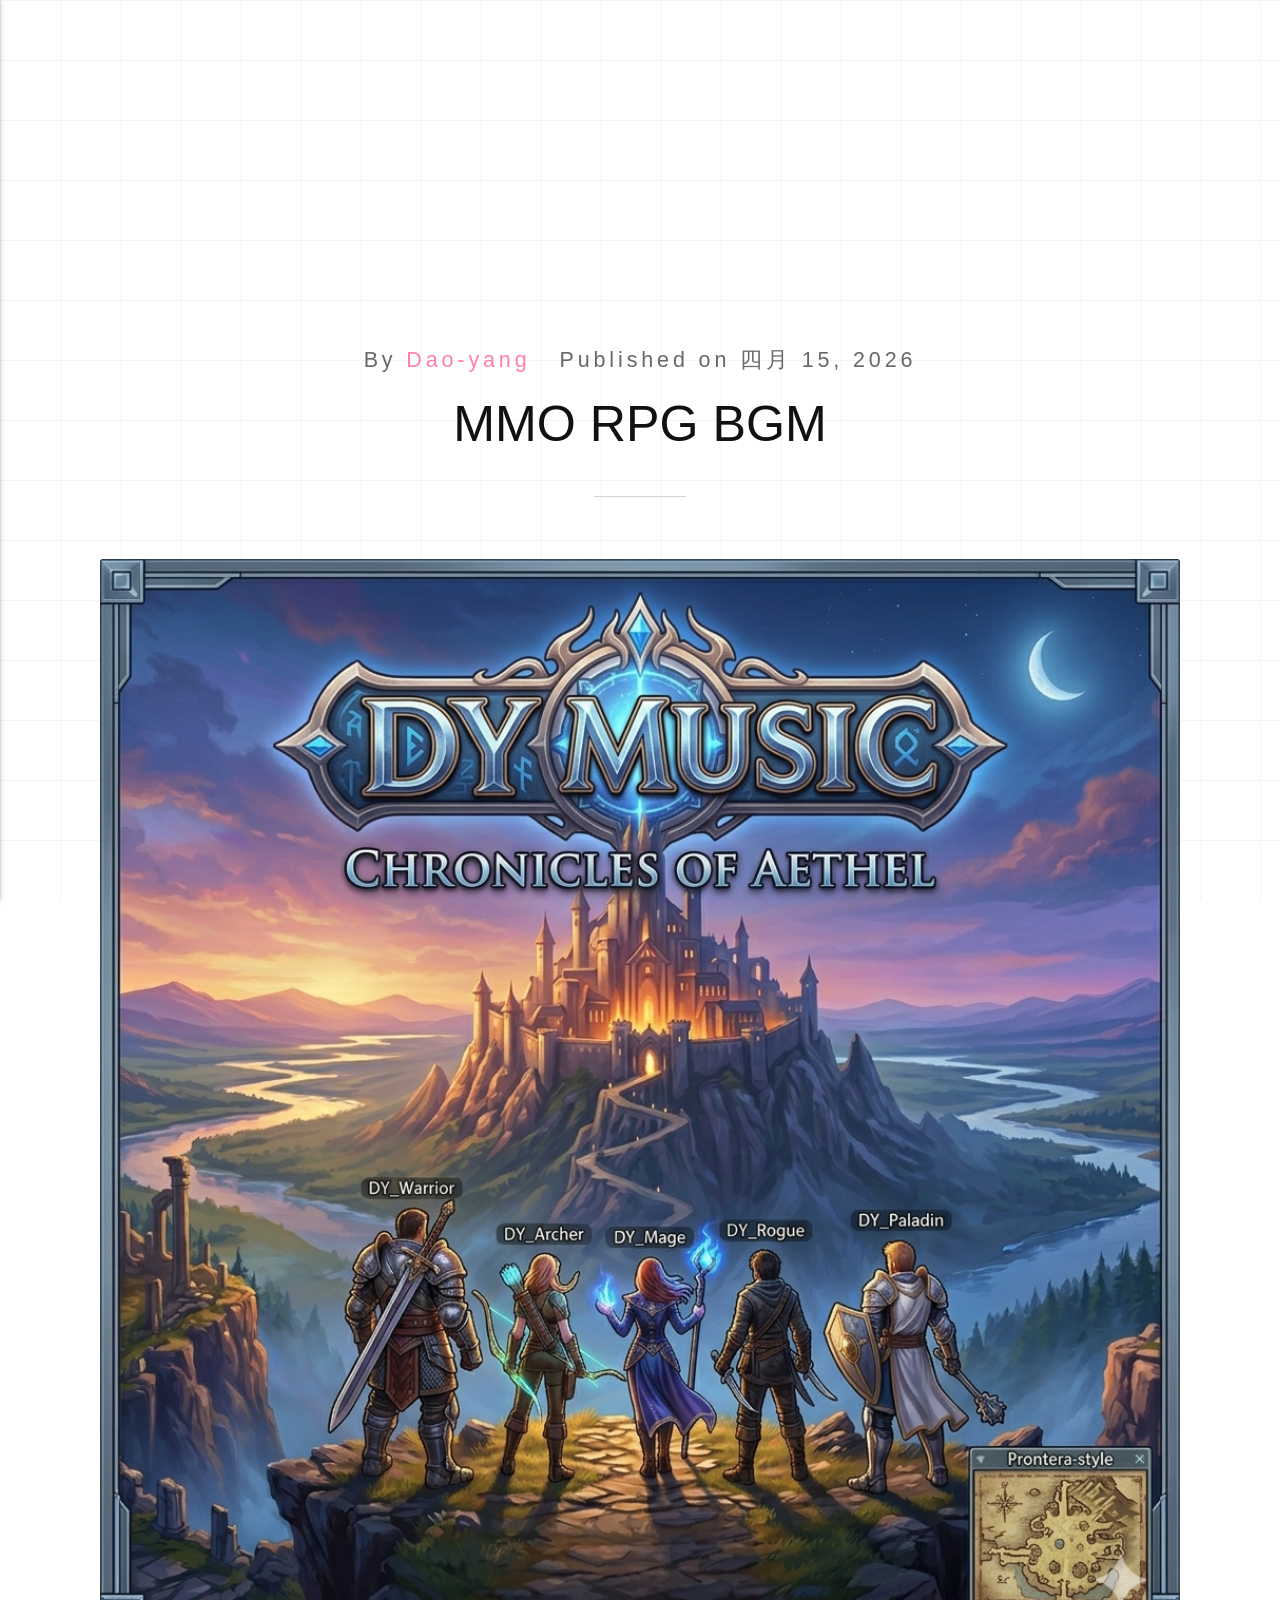
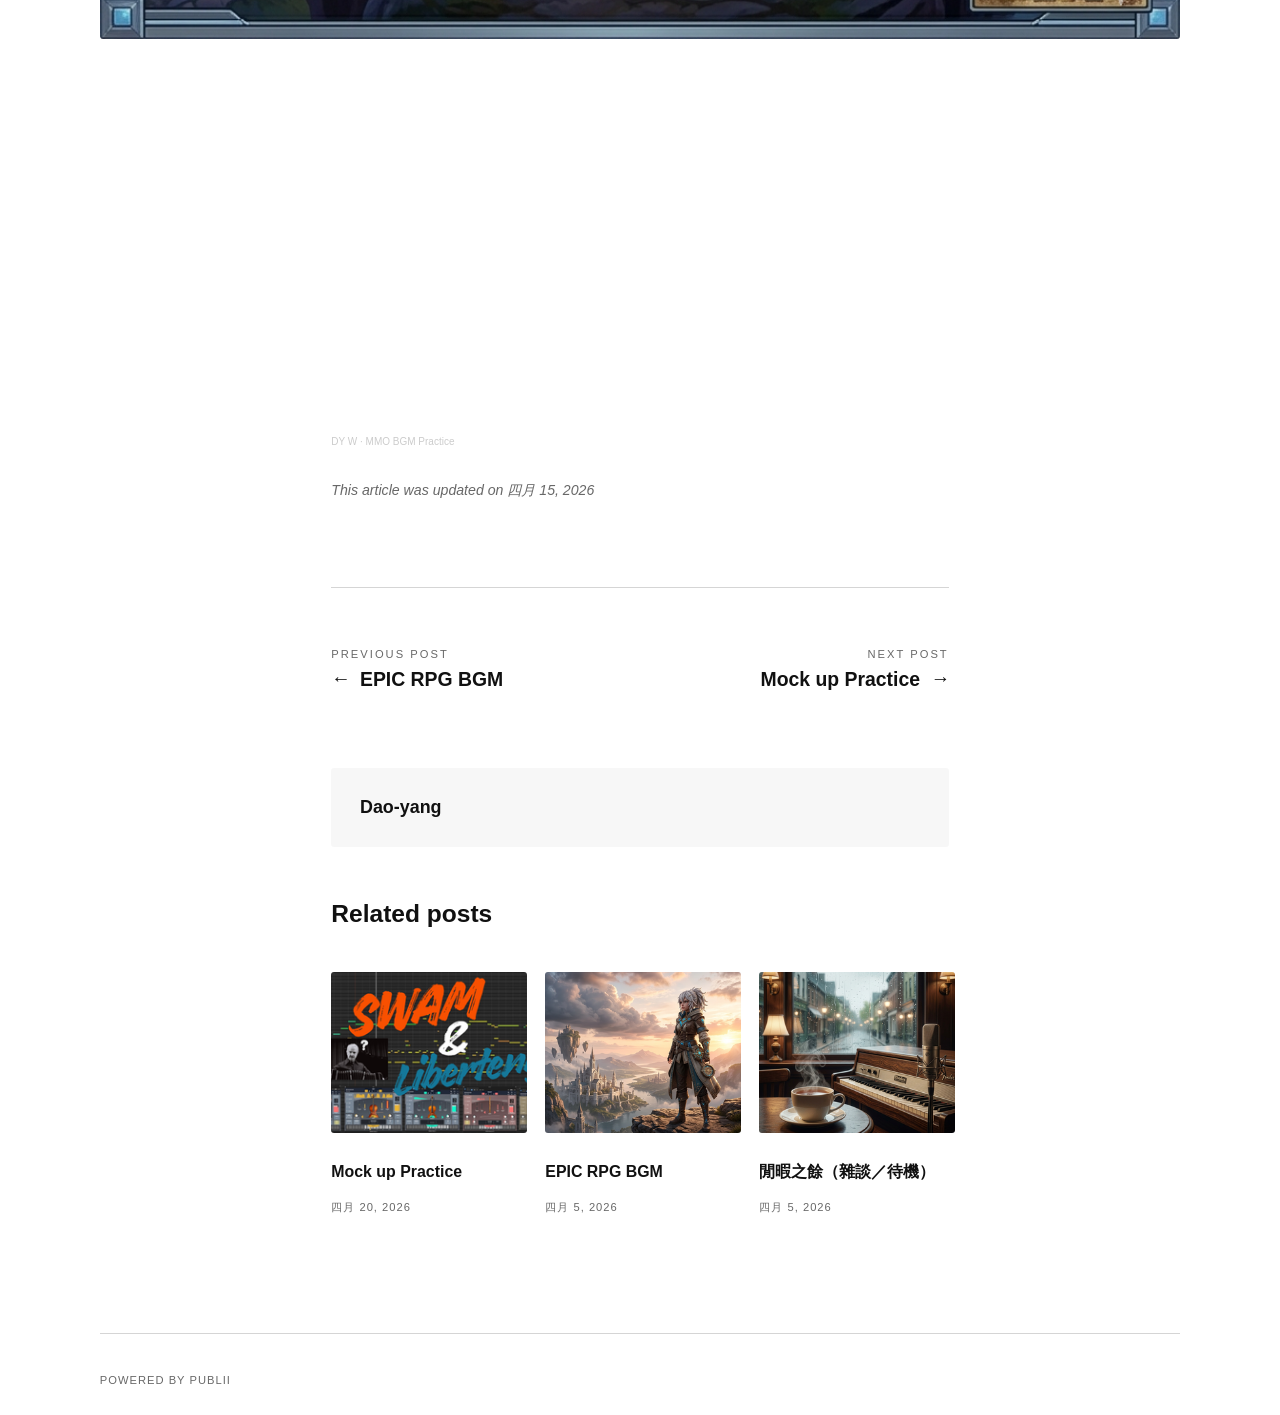
<file: mmo-rpg-bgm.html>
<!DOCTYPE html><html lang="zh-tw"><head><meta charset="utf-8"><meta http-equiv="X-UA-Compatible" content="IE=edge"><meta name="viewport" content="width=device-width,initial-scale=1"><title>MMO RPG BGM - DYMusic</title><meta name="description" content="DY W · MMO BGM Practice"><meta name="generator" content="Publii Open-Source CMS for Static Site"><link rel="canonical" href="https://1201andy-source.github.io/dymusic/mmo-rpg-bgm.html"><link rel="alternate" type="application/atom+xml" href="https://1201andy-source.github.io/dymusic/feed.xml" title="DYMusic - RSS"><link rel="alternate" type="application/json" href="https://1201andy-source.github.io/dymusic/feed.json" title="DYMusic - JSON"><meta property="og:title" content="MMO RPG BGM"><meta property="og:image" content="https://1201andy-source.github.io/dymusic/media/posts/8/Gemini_Generated_Image_dq3qc0dq3qc0dq3q.png"><meta property="og:image:width" content="1024"><meta property="og:image:height" content="1024"><meta property="og:site_name" content="DYMusic"><meta property="og:description" content="DY W · MMO BGM Practice"><meta property="og:url" content="https://1201andy-source.github.io/dymusic/mmo-rpg-bgm.html"><meta property="og:type" content="article"><link rel="stylesheet" href="https://1201andy-source.github.io/dymusic/assets/css/style.css?v=2b529a1dbef9ebd0ac62d08b516d3806"><script type="application/ld+json">{"@context":"http://schema.org","@type":"Article","mainEntityOfPage":{"@type":"WebPage","@id":"https://1201andy-source.github.io/dymusic/mmo-rpg-bgm.html"},"headline":"MMO RPG BGM","datePublished":"2026-04-15T03:46+08:00","dateModified":"2026-04-15T03:46+08:00","image":{"@type":"ImageObject","url":"https://1201andy-source.github.io/dymusic/media/posts/8/Gemini_Generated_Image_dq3qc0dq3qc0dq3q.png","height":1024,"width":1024},"description":"DY W · MMO BGM Practice","author":{"@type":"Person","name":"Dao-yang","url":"https://1201andy-source.github.io/dymusic/authors/dao-yang/"},"publisher":{"@type":"Organization","name":"Dao-yang","logo":{"@type":"ImageObject","url":"https://1201andy-source.github.io/dymusic/media/website/353510115_261635933125607_5962244693864480210_n.jpg","height":1080,"width":1080}}}</script><noscript><style>img[loading] {
                    opacity: 1;
                }</style></noscript></head><body class="post-template"><div class="container"><header class="header" id="js-header"><a href="https://1201andy-source.github.io/dymusic/" class="logo"><img src="https://1201andy-source.github.io/dymusic/media/website/353510115_261635933125607_5962244693864480210_n.jpg" alt="DYMusic" width="1080" height="1080"></a><nav class="navbar js-navbar"><button class="navbar__toggle js-toggle" aria-label="Menu"><span class="navbar__toggle-box"><span class="navbar__toggle-inner">Menu</span></span></button><ul class="navbar__menu"><li><a href="https://1201andy-source.github.io/dymusic/guan-yu-wo-about-dy.html" target="_self">關於我 About DY</a></li><li><a href="https://1201andy-source.github.io/dymusic/contact-lian-luo-fang-shi.html" target="_self">聯絡我 Contact</a></li><li><a href="https://1201andy-source.github.io/dymusic/" target="_self">回主頁</a></li></ul></nav></header><main class="post"><article class="content wrapper"><header class="hero"><p class="content__meta">By <a href="https://1201andy-source.github.io/dymusic/authors/dao-yang/" rel="author" title="Dao-yang">Dao-yang</a> Published on <time datetime="2026-04-15T03:46">四月 15, 2026</time></p><h1 class="content__title">MMO RPG BGM</h1></header><figure class="content__featured-image post__image--wide"><img src="https://1201andy-source.github.io/dymusic/media/posts/8/Gemini_Generated_Image_dq3qc0dq3qc0dq3q.png" srcset="https://1201andy-source.github.io/dymusic/media/posts/8/responsive/Gemini_Generated_Image_dq3qc0dq3qc0dq3q-xs.png 300w, https://1201andy-source.github.io/dymusic/media/posts/8/responsive/Gemini_Generated_Image_dq3qc0dq3qc0dq3q-sm.png 480w, https://1201andy-source.github.io/dymusic/media/posts/8/responsive/Gemini_Generated_Image_dq3qc0dq3qc0dq3q-md.png 768w, https://1201andy-source.github.io/dymusic/media/posts/8/responsive/Gemini_Generated_Image_dq3qc0dq3qc0dq3q-lg.png 1024w, https://1201andy-source.github.io/dymusic/media/posts/8/responsive/Gemini_Generated_Image_dq3qc0dq3qc0dq3q-xl.png 1360w, https://1201andy-source.github.io/dymusic/media/posts/8/responsive/Gemini_Generated_Image_dq3qc0dq3qc0dq3q-2xl.png 1600w, https://1201andy-source.github.io/dymusic/media/posts/8/responsive/Gemini_Generated_Image_dq3qc0dq3qc0dq3q-sm2.png 375w" sizes="(max-width: 1600px) 100vw, 1600px" loading="eager" height="1024" width="1024" alt=""></figure><div class="content__entry"><div class="post__iframe"><iframe loading="lazy" width="100%" height="300" scrolling="no" frameborder="no" allow="autoplay" src="https://w.soundcloud.com/player/?url=https%3A//api.soundcloud.com/tracks/soundcloud%253Atracks%253A2302607462&amp;color=%239c9c94&amp;auto_play=false&amp;hide_related=false&amp;show_comments=true&amp;show_user=true&amp;show_reposts=false&amp;show_teaser=true&amp;visual=true"></iframe></div><div style="font-size: 10px; color: #cccccc; line-break: anywhere; word-break: normal; overflow: hidden; white-space: nowrap; text-overflow: ellipsis; font-family: Interstate,Lucida Grande,Lucida Sans Unicode,Lucida Sans,Garuda,Verdana,Tahoma,sans-serif; font-weight: 100;"><a href="https://soundcloud.com/dy-w-202078121" title="DY W" target="_blank" style="color: #cccccc; text-decoration: none;" rel="noopener">DY W</a> · <a href="https://soundcloud.com/dy-w-202078121/mmo-bgm-practice" title="MMO BGM Practice" target="_blank" style="color: #cccccc; text-decoration: none;" rel="noopener">MMO BGM Practice</a></div></div><footer class="content__footer"><div class="content__last-updated">This article was updated on 四月 15, 2026</div><div class="content__footer__col"><div class="content__share"></div></div><nav class="content__nav"><div class="content__nav__prev">Previous Post<h5><a href="https://1201andy-source.github.io/dymusic/epic-rpg-bgm.html" class="invert" rel="prev">EPIC RPG BGM</a></h5></div><div class="content__nav__next">Next Post<h5><a href="https://1201andy-source.github.io/dymusic/mock-up-practice.html" class="invert" rel="next">Mock up Practice</a></h5></div></nav><div class="content__bio"><div><h3><a href="https://1201andy-source.github.io/dymusic/authors/dao-yang/" class="invert" title="Dao-yang">Dao-yang</a></h3></div></div><div class="content__related"><h3 class="u-h5">Related posts</h3><div class="content__related__wrap"><figure><a href="https://1201andy-source.github.io/dymusic/mock-up-practice.html"><img src="https://1201andy-source.github.io/dymusic/media/posts/9/responsive/SWAM-xs.png" loading="lazy" alt=""></a><figcaption><h4><a href="https://1201andy-source.github.io/dymusic/mock-up-practice.html" class="invert">Mock up Practice</a></h4><time datetime="2026-04-20T21:35">四月 20, 2026</time></figcaption></figure><figure><a href="https://1201andy-source.github.io/dymusic/epic-rpg-bgm.html"><img src="https://1201andy-source.github.io/dymusic/media/posts/3/responsive/1775370713607-2-xs.png" loading="lazy" alt=""></a><figcaption><h4><a href="https://1201andy-source.github.io/dymusic/epic-rpg-bgm.html" class="invert">EPIC RPG BGM</a></h4><time datetime="2026-04-05T14:49">四月 5, 2026</time></figcaption></figure><figure><a href="https://1201andy-source.github.io/dymusic/xian-xia-zhi-yuza-tandai-ji.html"><img src="https://1201andy-source.github.io/dymusic/media/posts/2/responsive/1775370653477-2-xs.png" loading="lazy" alt=""></a><figcaption><h4><a href="https://1201andy-source.github.io/dymusic/xian-xia-zhi-yuza-tandai-ji.html" class="invert">閒暇之餘（雜談／待機）</a></h4><time datetime="2026-04-05T14:47">四月 5, 2026</time></figcaption></figure></div></div></footer></article></main><footer class="footer"><div class="footer__copyright">Powered by Publii</div></footer></div><script defer="defer" src="https://1201andy-source.github.io/dymusic/assets/js/scripts.min.js?v=1762f7ab131e33a4eb8fb224822de245"></script><script>window.publiiThemeMenuConfig={mobileMenuMode:'sidebar',animationSpeed:300,submenuWidth: 'auto',doubleClickTime:500,mobileMenuExpandableSubmenus:true,relatedContainerForOverlayMenuSelector:'.navbar'};</script><script>/*<![CDATA[*/var images=document.querySelectorAll("img[loading]");for(var i=0;i<images.length;i++){if(images[i].complete){images[i].classList.add("is-loaded")}else{images[i].addEventListener("load",function(){this.classList.add("is-loaded")},false)}};/*]]>*/</script></body></html>
</file>
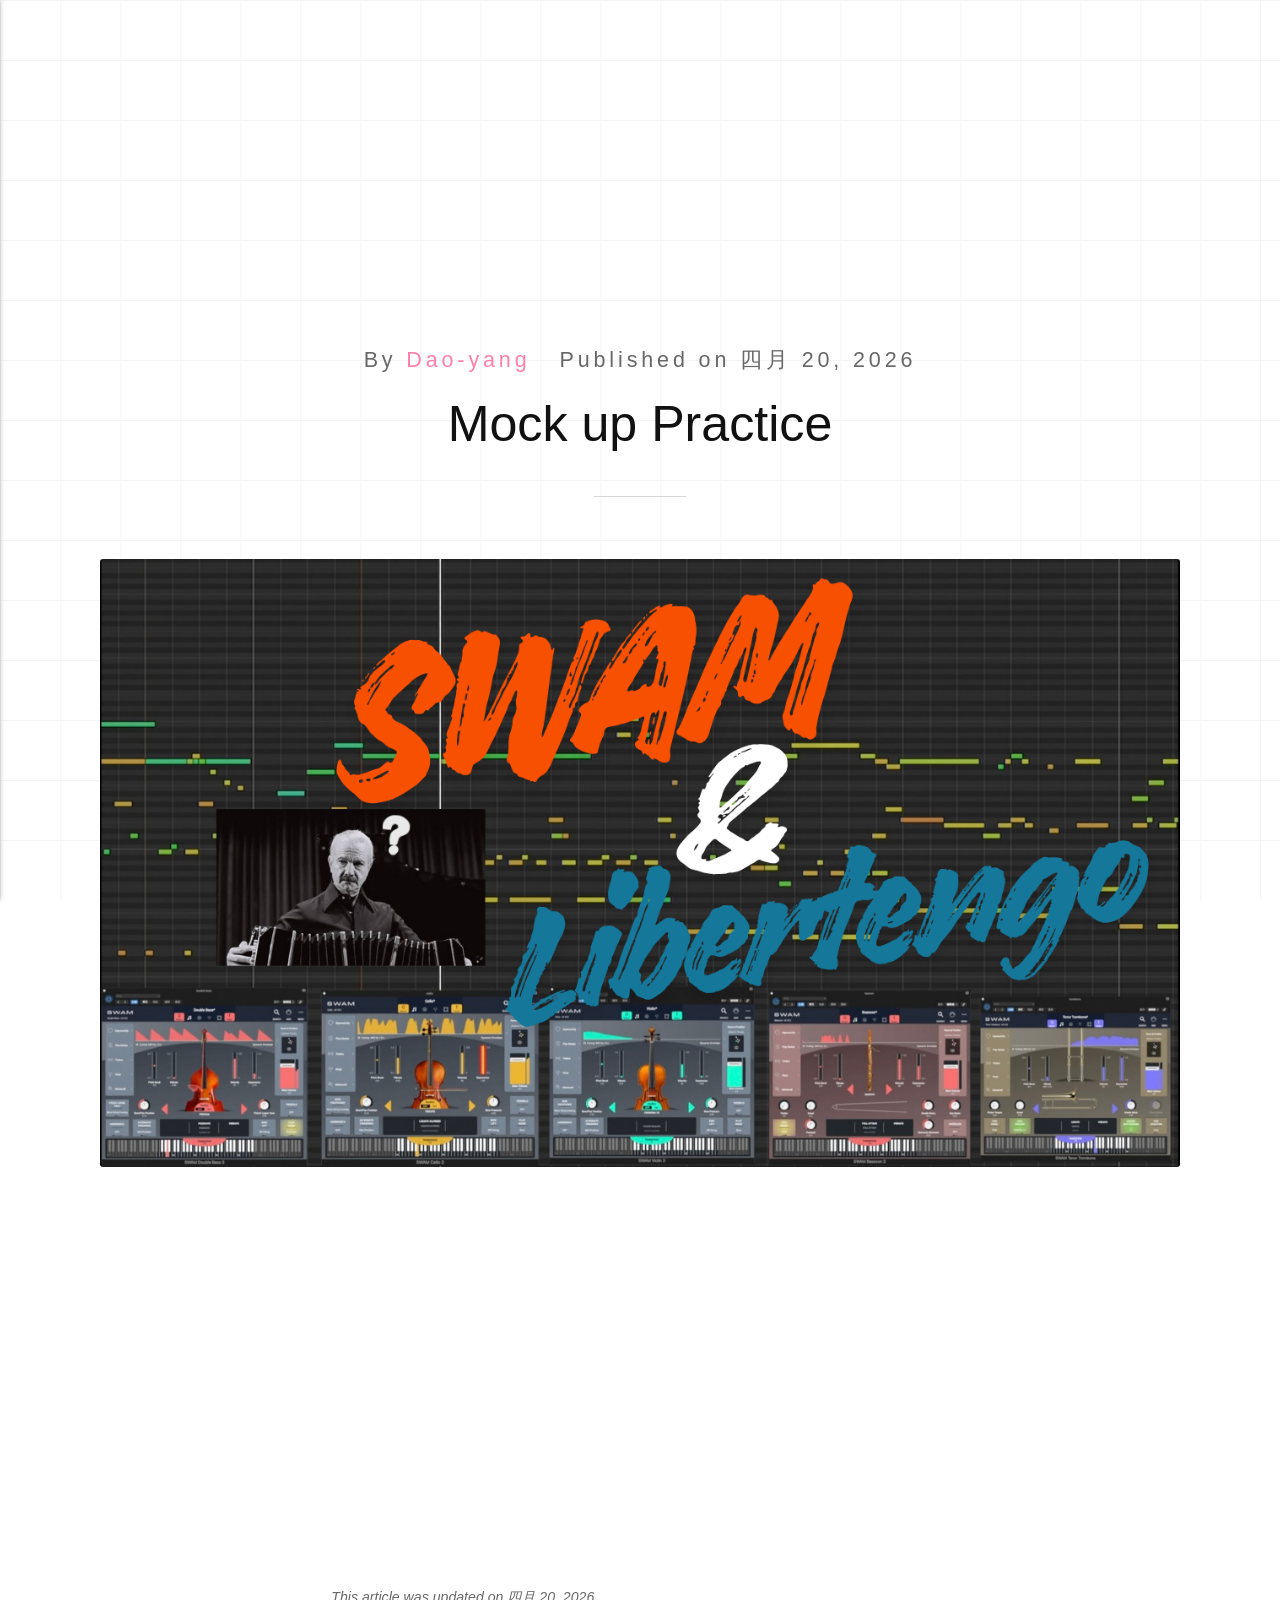
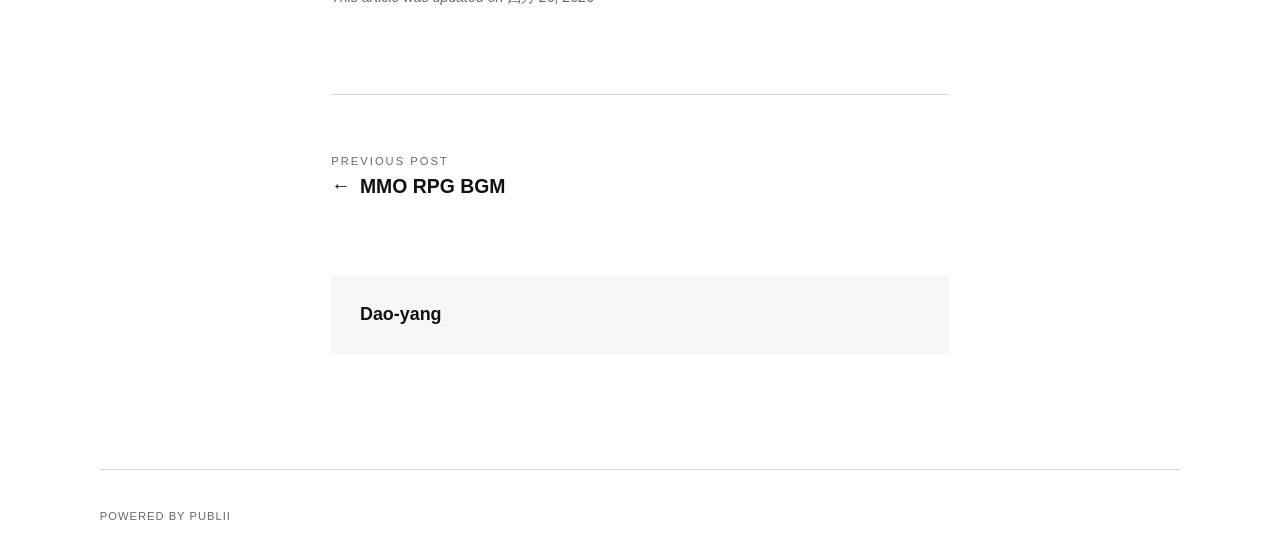
<file: mock-up-practice.html>
<!DOCTYPE html><html lang="zh-tw"><head><meta charset="utf-8"><meta http-equiv="X-UA-Compatible" content="IE=edge"><meta name="viewport" content="width=device-width,initial-scale=1"><title>Mock up Practice - DYMusic</title><meta name="generator" content="Publii Open-Source CMS for Static Site"><link rel="canonical" href="https://1201andy-source.github.io/dymusic/mock-up-practice.html"><link rel="alternate" type="application/atom+xml" href="https://1201andy-source.github.io/dymusic/feed.xml" title="DYMusic - RSS"><link rel="alternate" type="application/json" href="https://1201andy-source.github.io/dymusic/feed.json" title="DYMusic - JSON"><meta property="og:title" content="Mock up Practice"><meta property="og:image" content="https://1201andy-source.github.io/dymusic/media/posts/9/SWAM.png"><meta property="og:image:width" content="1280"><meta property="og:image:height" content="720"><meta property="og:site_name" content="DYMusic"><meta property="og:description" content=""><meta property="og:url" content="https://1201andy-source.github.io/dymusic/mock-up-practice.html"><meta property="og:type" content="article"><link rel="stylesheet" href="https://1201andy-source.github.io/dymusic/assets/css/style.css?v=2b529a1dbef9ebd0ac62d08b516d3806"><script type="application/ld+json">{"@context":"http://schema.org","@type":"Article","mainEntityOfPage":{"@type":"WebPage","@id":"https://1201andy-source.github.io/dymusic/mock-up-practice.html"},"headline":"Mock up Practice","datePublished":"2026-04-20T21:35+08:00","dateModified":"2026-04-20T21:36+08:00","image":{"@type":"ImageObject","url":"https://1201andy-source.github.io/dymusic/media/posts/9/SWAM.png","height":720,"width":1280},"description":"","author":{"@type":"Person","name":"Dao-yang","url":"https://1201andy-source.github.io/dymusic/authors/dao-yang/"},"publisher":{"@type":"Organization","name":"Dao-yang","logo":{"@type":"ImageObject","url":"https://1201andy-source.github.io/dymusic/media/website/353510115_261635933125607_5962244693864480210_n.jpg","height":1080,"width":1080}}}</script><noscript><style>img[loading] {
                    opacity: 1;
                }</style></noscript></head><body class="post-template"><div class="container"><header class="header" id="js-header"><a href="https://1201andy-source.github.io/dymusic/" class="logo"><img src="https://1201andy-source.github.io/dymusic/media/website/353510115_261635933125607_5962244693864480210_n.jpg" alt="DYMusic" width="1080" height="1080"></a><nav class="navbar js-navbar"><button class="navbar__toggle js-toggle" aria-label="Menu"><span class="navbar__toggle-box"><span class="navbar__toggle-inner">Menu</span></span></button><ul class="navbar__menu"><li><a href="https://1201andy-source.github.io/dymusic/guan-yu-wo-about-dy.html" target="_self">關於我 About DY</a></li><li><a href="https://1201andy-source.github.io/dymusic/contact-lian-luo-fang-shi.html" target="_self">聯絡我 Contact</a></li><li><a href="https://1201andy-source.github.io/dymusic/" target="_self">回主頁</a></li></ul></nav></header><main class="post"><article class="content wrapper"><header class="hero"><p class="content__meta">By <a href="https://1201andy-source.github.io/dymusic/authors/dao-yang/" rel="author" title="Dao-yang">Dao-yang</a> Published on <time datetime="2026-04-20T21:35">四月 20, 2026</time></p><h1 class="content__title">Mock up Practice</h1></header><figure class="content__featured-image post__image--wide"><img src="https://1201andy-source.github.io/dymusic/media/posts/9/SWAM.png" srcset="https://1201andy-source.github.io/dymusic/media/posts/9/responsive/SWAM-xs.png 300w, https://1201andy-source.github.io/dymusic/media/posts/9/responsive/SWAM-sm.png 480w, https://1201andy-source.github.io/dymusic/media/posts/9/responsive/SWAM-md.png 768w, https://1201andy-source.github.io/dymusic/media/posts/9/responsive/SWAM-lg.png 1024w, https://1201andy-source.github.io/dymusic/media/posts/9/responsive/SWAM-xl.png 1360w, https://1201andy-source.github.io/dymusic/media/posts/9/responsive/SWAM-2xl.png 1600w, https://1201andy-source.github.io/dymusic/media/posts/9/responsive/SWAM-sm2.png 375w" sizes="(max-width: 1600px) 100vw, 1600px" loading="eager" height="720" width="1280" alt=""></figure><div class="content__entry"><div class="post__iframe"><iframe loading="lazy" width="560" height="315" src="https://www.youtube.com/embed/lO2i2ZXRVOo?si=aWhpxfX0BUh-riHT&amp;start=8" title="YouTube video player" frameborder="0" allow="accelerometer; autoplay; clipboard-write; encrypted-media; gyroscope; picture-in-picture; web-share" referrerpolicy="strict-origin-when-cross-origin" allowfullscreen="allowfullscreen"></iframe></div></div><footer class="content__footer"><div class="content__last-updated">This article was updated on 四月 20, 2026</div><div class="content__footer__col"><div class="content__share"></div></div><nav class="content__nav"><div class="content__nav__prev">Previous Post<h5><a href="https://1201andy-source.github.io/dymusic/mmo-rpg-bgm.html" class="invert" rel="prev">MMO RPG BGM</a></h5></div></nav><div class="content__bio"><div><h3><a href="https://1201andy-source.github.io/dymusic/authors/dao-yang/" class="invert" title="Dao-yang">Dao-yang</a></h3></div></div></footer></article></main><footer class="footer"><div class="footer__copyright">Powered by Publii</div></footer></div><script defer="defer" src="https://1201andy-source.github.io/dymusic/assets/js/scripts.min.js?v=1762f7ab131e33a4eb8fb224822de245"></script><script>window.publiiThemeMenuConfig={mobileMenuMode:'sidebar',animationSpeed:300,submenuWidth: 'auto',doubleClickTime:500,mobileMenuExpandableSubmenus:true,relatedContainerForOverlayMenuSelector:'.navbar'};</script><script>/*<![CDATA[*/var images=document.querySelectorAll("img[loading]");for(var i=0;i<images.length;i++){if(images[i].complete){images[i].classList.add("is-loaded")}else{images[i].addEventListener("load",function(){this.classList.add("is-loaded")},false)}};/*]]>*/</script></body></html>
</file>
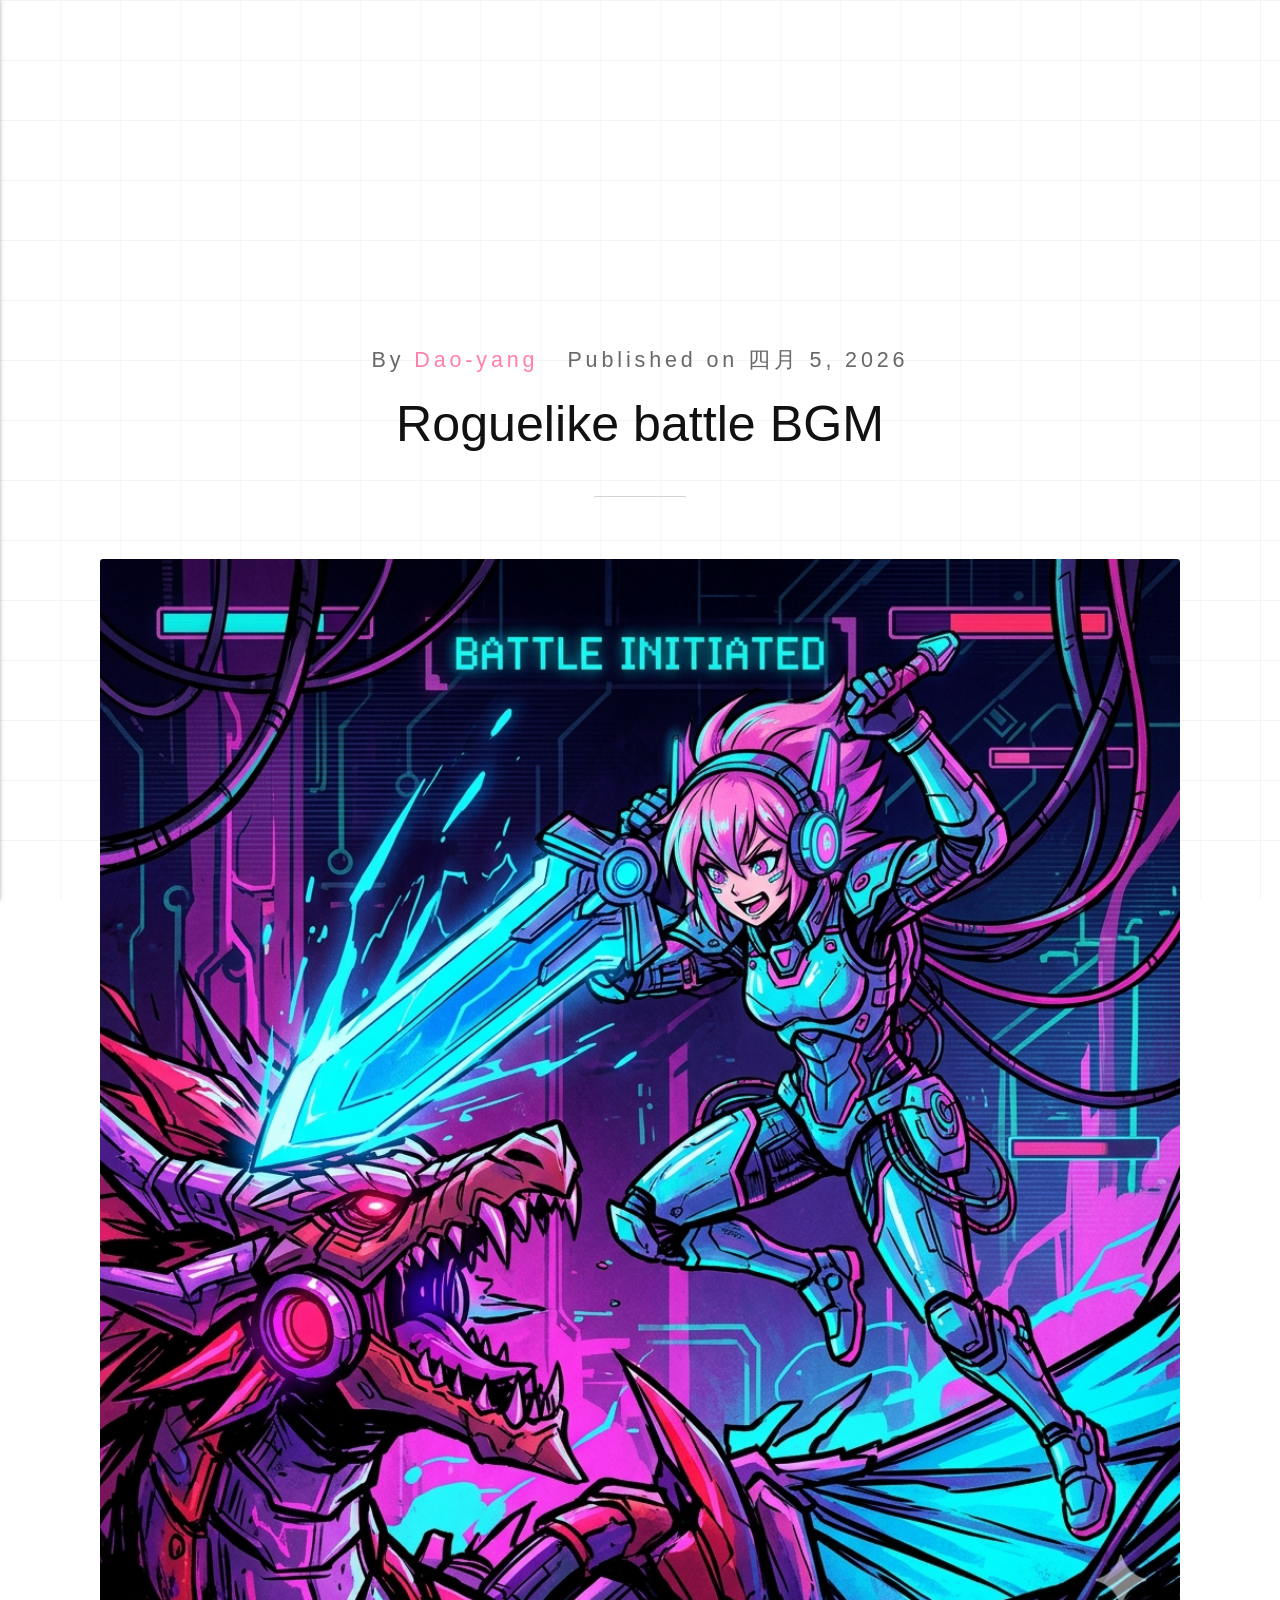
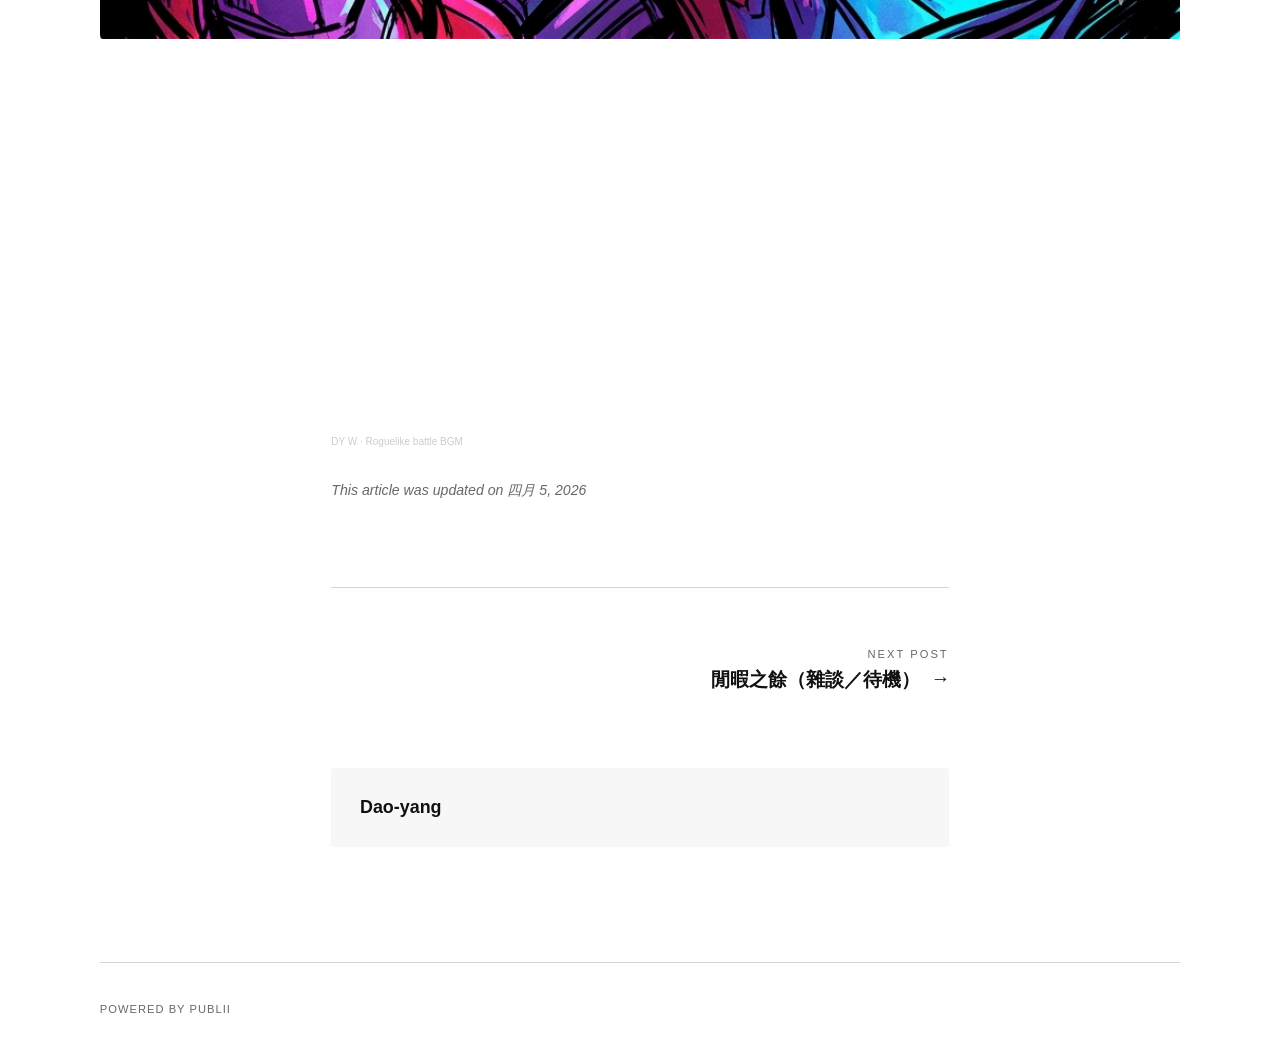
<file: roguelike-battle-bgm.html>
<!DOCTYPE html><html lang="zh-tw"><head><meta charset="utf-8"><meta http-equiv="X-UA-Compatible" content="IE=edge"><meta name="viewport" content="width=device-width,initial-scale=1"><title>Roguelike battle BGM - DYMusic</title><meta name="description" content="DY W · Roguelike battle BGM"><meta name="generator" content="Publii Open-Source CMS for Static Site"><link rel="canonical" href="https://1201andy-source.github.io/dymusic/roguelike-battle-bgm.html"><link rel="alternate" type="application/atom+xml" href="https://1201andy-source.github.io/dymusic/feed.xml" title="DYMusic - RSS"><link rel="alternate" type="application/json" href="https://1201andy-source.github.io/dymusic/feed.json" title="DYMusic - JSON"><meta property="og:title" content="Roguelike battle BGM"><meta property="og:image" content="https://1201andy-source.github.io/dymusic/media/posts/1/1775370962570-2.png"><meta property="og:image:width" content="1024"><meta property="og:image:height" content="1024"><meta property="og:site_name" content="DYMusic"><meta property="og:description" content="DY W · Roguelike battle BGM"><meta property="og:url" content="https://1201andy-source.github.io/dymusic/roguelike-battle-bgm.html"><meta property="og:type" content="article"><link rel="stylesheet" href="https://1201andy-source.github.io/dymusic/assets/css/style.css?v=2b529a1dbef9ebd0ac62d08b516d3806"><script type="application/ld+json">{"@context":"http://schema.org","@type":"Article","mainEntityOfPage":{"@type":"WebPage","@id":"https://1201andy-source.github.io/dymusic/roguelike-battle-bgm.html"},"headline":"Roguelike battle BGM","datePublished":"2026-04-05T14:44+08:00","dateModified":"2026-04-05T15:21+08:00","image":{"@type":"ImageObject","url":"https://1201andy-source.github.io/dymusic/media/posts/1/1775370962570-2.png","height":1024,"width":1024},"description":"DY W · Roguelike battle BGM","author":{"@type":"Person","name":"Dao-yang","url":"https://1201andy-source.github.io/dymusic/authors/dao-yang/"},"publisher":{"@type":"Organization","name":"Dao-yang","logo":{"@type":"ImageObject","url":"https://1201andy-source.github.io/dymusic/media/website/353510115_261635933125607_5962244693864480210_n.jpg","height":1080,"width":1080}}}</script><noscript><style>img[loading] {
                    opacity: 1;
                }</style></noscript></head><body class="post-template"><div class="container"><header class="header" id="js-header"><a href="https://1201andy-source.github.io/dymusic/" class="logo"><img src="https://1201andy-source.github.io/dymusic/media/website/353510115_261635933125607_5962244693864480210_n.jpg" alt="DYMusic" width="1080" height="1080"></a><nav class="navbar js-navbar"><button class="navbar__toggle js-toggle" aria-label="Menu"><span class="navbar__toggle-box"><span class="navbar__toggle-inner">Menu</span></span></button><ul class="navbar__menu"><li><a href="https://1201andy-source.github.io/dymusic/guan-yu-wo-about-dy.html" target="_self">關於我 About DY</a></li><li><a href="https://1201andy-source.github.io/dymusic/contact-lian-luo-fang-shi.html" target="_self">聯絡我 Contact</a></li><li><a href="https://1201andy-source.github.io/dymusic/" target="_self">回主頁</a></li></ul></nav></header><main class="post"><article class="content wrapper"><header class="hero"><p class="content__meta">By <a href="https://1201andy-source.github.io/dymusic/authors/dao-yang/" rel="author" title="Dao-yang">Dao-yang</a> Published on <time datetime="2026-04-05T14:44">四月 5, 2026</time></p><h1 class="content__title">Roguelike battle BGM</h1></header><figure class="content__featured-image post__image--wide"><img src="https://1201andy-source.github.io/dymusic/media/posts/1/1775370962570-2.png" srcset="https://1201andy-source.github.io/dymusic/media/posts/1/responsive/1775370962570-2-xs.png 300w, https://1201andy-source.github.io/dymusic/media/posts/1/responsive/1775370962570-2-sm.png 480w, https://1201andy-source.github.io/dymusic/media/posts/1/responsive/1775370962570-2-md.png 768w, https://1201andy-source.github.io/dymusic/media/posts/1/responsive/1775370962570-2-lg.png 1024w, https://1201andy-source.github.io/dymusic/media/posts/1/responsive/1775370962570-2-xl.png 1360w, https://1201andy-source.github.io/dymusic/media/posts/1/responsive/1775370962570-2-2xl.png 1600w, https://1201andy-source.github.io/dymusic/media/posts/1/responsive/1775370962570-2-sm2.png 375w" sizes="(max-width: 1600px) 100vw, 1600px" loading="eager" height="1024" width="1024" alt=""></figure><div class="content__entry"><div class="post__iframe"><iframe loading="lazy" width="100%" height="300" scrolling="no" frameborder="no" allow="autoplay" src="https://w.soundcloud.com/player/?url=https%3A//api.soundcloud.com/tracks/soundcloud%253Atracks%253A2296842230&amp;color=%23ff5500&amp;auto_play=false&amp;hide_related=false&amp;show_comments=true&amp;show_user=true&amp;show_reposts=false&amp;show_teaser=true&amp;visual=true"></iframe></div><div style="font-size: 10px; color: #cccccc; line-break: anywhere; word-break: normal; overflow: hidden; white-space: nowrap; text-overflow: ellipsis; font-family: Interstate,Lucida Grande,Lucida Sans Unicode,Lucida Sans,Garuda,Verdana,Tahoma,sans-serif; font-weight: 100;"><a href="https://soundcloud.com/dy-w-202078121" title="DY W" target="_blank" style="color: #cccccc; text-decoration: none;" rel="noopener">DY W</a> · <a href="https://soundcloud.com/dy-w-202078121/roguelike-battle-ngm" title="Roguelike battle BGM" target="_blank" style="color: #cccccc; text-decoration: none;" rel="noopener">Roguelike battle BGM</a></div></div><footer class="content__footer"><div class="content__last-updated">This article was updated on 四月 5, 2026</div><div class="content__footer__col"><div class="content__share"></div></div><nav class="content__nav"><div class="content__nav__next">Next Post<h5><a href="https://1201andy-source.github.io/dymusic/xian-xia-zhi-yuza-tandai-ji.html" class="invert" rel="next">閒暇之餘（雜談／待機）</a></h5></div></nav><div class="content__bio"><div><h3><a href="https://1201andy-source.github.io/dymusic/authors/dao-yang/" class="invert" title="Dao-yang">Dao-yang</a></h3></div></div></footer></article></main><footer class="footer"><div class="footer__copyright">Powered by Publii</div></footer></div><script defer="defer" src="https://1201andy-source.github.io/dymusic/assets/js/scripts.min.js?v=1762f7ab131e33a4eb8fb224822de245"></script><script>window.publiiThemeMenuConfig={mobileMenuMode:'sidebar',animationSpeed:300,submenuWidth: 'auto',doubleClickTime:500,mobileMenuExpandableSubmenus:true,relatedContainerForOverlayMenuSelector:'.navbar'};</script><script>/*<![CDATA[*/var images=document.querySelectorAll("img[loading]");for(var i=0;i<images.length;i++){if(images[i].complete){images[i].classList.add("is-loaded")}else{images[i].addEventListener("load",function(){this.classList.add("is-loaded")},false)}};/*]]>*/</script></body></html>
</file>
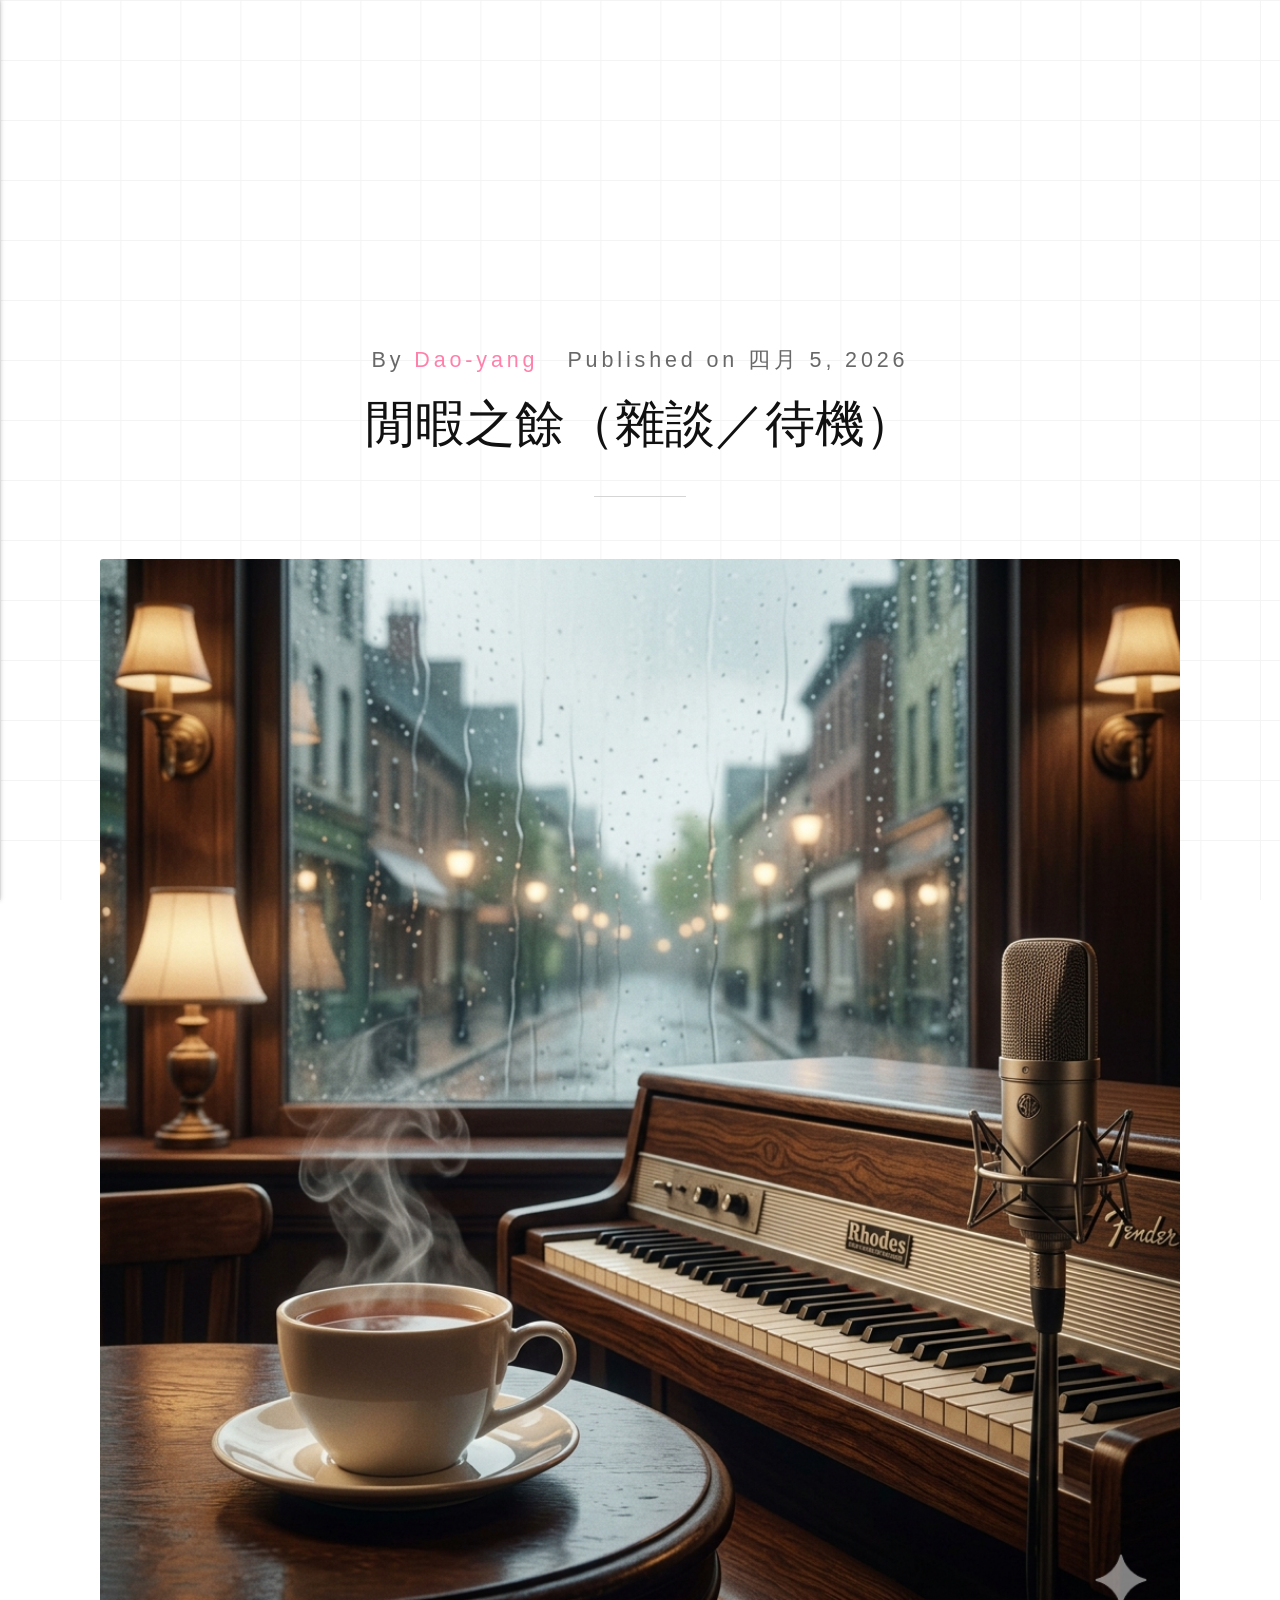
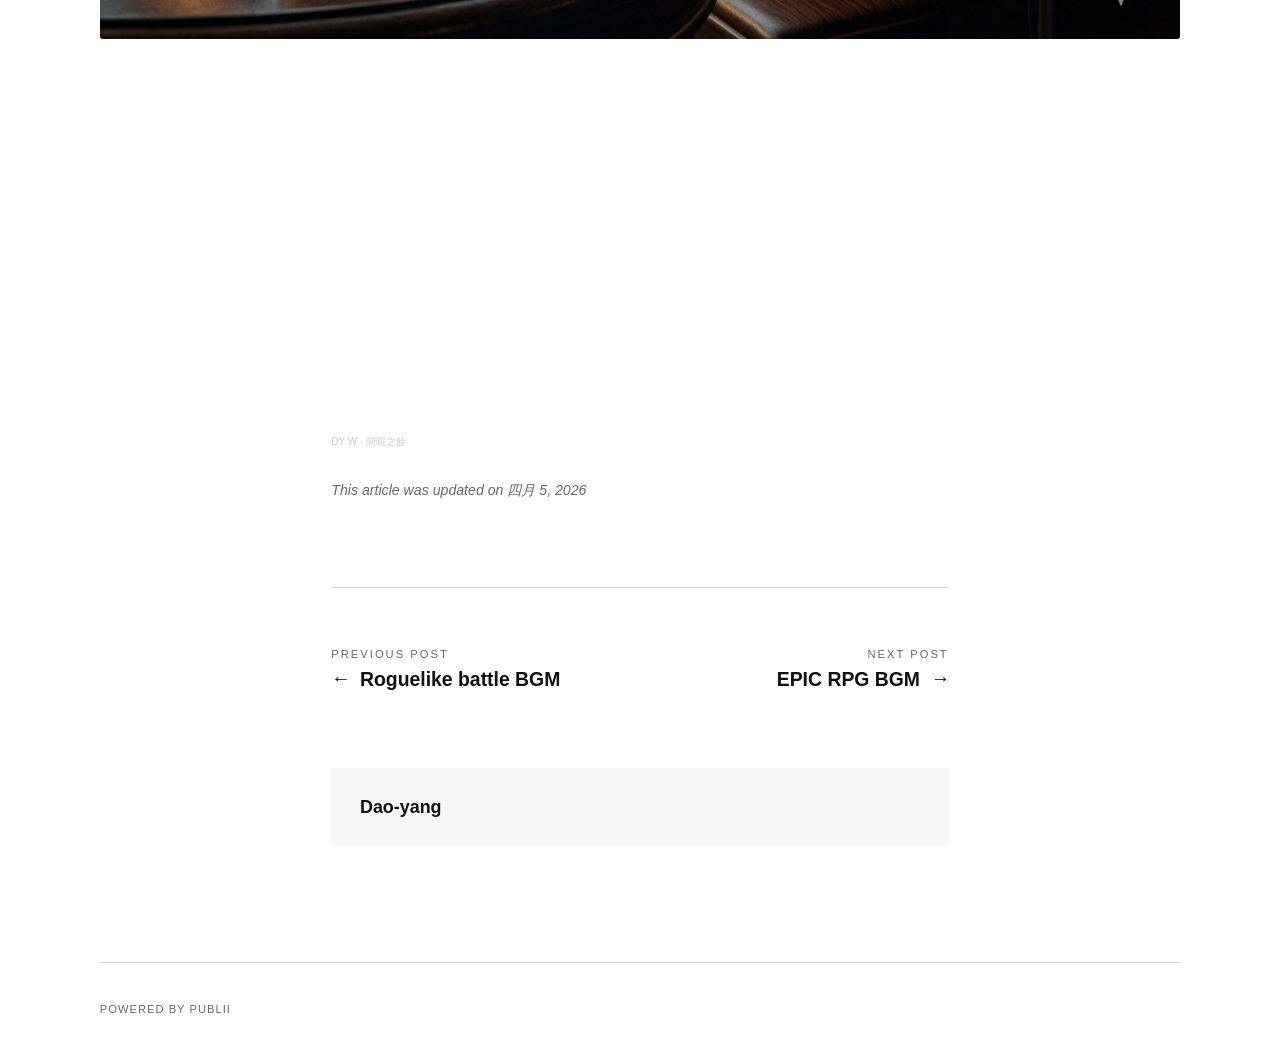
<file: xian-xia-zhi-yuza-tandai-ji.html>
<!DOCTYPE html><html lang="zh-tw"><head><meta charset="utf-8"><meta http-equiv="X-UA-Compatible" content="IE=edge"><meta name="viewport" content="width=device-width,initial-scale=1"><title>閒暇之餘（雜談／待機） - DYMusic</title><meta name="description" content="DY W · 閒暇之餘"><meta name="generator" content="Publii Open-Source CMS for Static Site"><link rel="canonical" href="https://1201andy-source.github.io/dymusic/xian-xia-zhi-yuza-tandai-ji.html"><link rel="alternate" type="application/atom+xml" href="https://1201andy-source.github.io/dymusic/feed.xml" title="DYMusic - RSS"><link rel="alternate" type="application/json" href="https://1201andy-source.github.io/dymusic/feed.json" title="DYMusic - JSON"><meta property="og:title" content="閒暇之餘（雜談／待機）"><meta property="og:image" content="https://1201andy-source.github.io/dymusic/media/posts/2/1775370653477-2.png"><meta property="og:image:width" content="1024"><meta property="og:image:height" content="1024"><meta property="og:site_name" content="DYMusic"><meta property="og:description" content="DY W · 閒暇之餘"><meta property="og:url" content="https://1201andy-source.github.io/dymusic/xian-xia-zhi-yuza-tandai-ji.html"><meta property="og:type" content="article"><link rel="stylesheet" href="https://1201andy-source.github.io/dymusic/assets/css/style.css?v=2b529a1dbef9ebd0ac62d08b516d3806"><script type="application/ld+json">{"@context":"http://schema.org","@type":"Article","mainEntityOfPage":{"@type":"WebPage","@id":"https://1201andy-source.github.io/dymusic/xian-xia-zhi-yuza-tandai-ji.html"},"headline":"閒暇之餘（雜談／待機）","datePublished":"2026-04-05T14:47+08:00","dateModified":"2026-04-05T15:21+08:00","image":{"@type":"ImageObject","url":"https://1201andy-source.github.io/dymusic/media/posts/2/1775370653477-2.png","height":1024,"width":1024},"description":"DY W · 閒暇之餘","author":{"@type":"Person","name":"Dao-yang","url":"https://1201andy-source.github.io/dymusic/authors/dao-yang/"},"publisher":{"@type":"Organization","name":"Dao-yang","logo":{"@type":"ImageObject","url":"https://1201andy-source.github.io/dymusic/media/website/353510115_261635933125607_5962244693864480210_n.jpg","height":1080,"width":1080}}}</script><noscript><style>img[loading] {
                    opacity: 1;
                }</style></noscript></head><body class="post-template"><div class="container"><header class="header" id="js-header"><a href="https://1201andy-source.github.io/dymusic/" class="logo"><img src="https://1201andy-source.github.io/dymusic/media/website/353510115_261635933125607_5962244693864480210_n.jpg" alt="DYMusic" width="1080" height="1080"></a><nav class="navbar js-navbar"><button class="navbar__toggle js-toggle" aria-label="Menu"><span class="navbar__toggle-box"><span class="navbar__toggle-inner">Menu</span></span></button><ul class="navbar__menu"><li><a href="https://1201andy-source.github.io/dymusic/guan-yu-wo-about-dy.html" target="_self">關於我 About DY</a></li><li><a href="https://1201andy-source.github.io/dymusic/contact-lian-luo-fang-shi.html" target="_self">聯絡我 Contact</a></li><li><a href="https://1201andy-source.github.io/dymusic/" target="_self">回主頁</a></li></ul></nav></header><main class="post"><article class="content wrapper"><header class="hero"><p class="content__meta">By <a href="https://1201andy-source.github.io/dymusic/authors/dao-yang/" rel="author" title="Dao-yang">Dao-yang</a> Published on <time datetime="2026-04-05T14:47">四月 5, 2026</time></p><h1 class="content__title">閒暇之餘（雜談／待機）</h1></header><figure class="content__featured-image post__image--wide"><img src="https://1201andy-source.github.io/dymusic/media/posts/2/1775370653477-2.png" srcset="https://1201andy-source.github.io/dymusic/media/posts/2/responsive/1775370653477-2-xs.png 300w, https://1201andy-source.github.io/dymusic/media/posts/2/responsive/1775370653477-2-sm.png 480w, https://1201andy-source.github.io/dymusic/media/posts/2/responsive/1775370653477-2-md.png 768w, https://1201andy-source.github.io/dymusic/media/posts/2/responsive/1775370653477-2-lg.png 1024w, https://1201andy-source.github.io/dymusic/media/posts/2/responsive/1775370653477-2-xl.png 1360w, https://1201andy-source.github.io/dymusic/media/posts/2/responsive/1775370653477-2-2xl.png 1600w, https://1201andy-source.github.io/dymusic/media/posts/2/responsive/1775370653477-2-sm2.png 375w" sizes="(max-width: 1600px) 100vw, 1600px" loading="eager" height="1024" width="1024" alt=""></figure><div class="content__entry"><div class="post__iframe"><iframe loading="lazy" width="100%" height="300" scrolling="no" frameborder="no" allow="autoplay" src="https://w.soundcloud.com/player/?url=https%3A//api.soundcloud.com/tracks/soundcloud%253Atracks%253A2296836278&amp;color=%23ff5500&amp;auto_play=false&amp;hide_related=false&amp;show_comments=true&amp;show_user=true&amp;show_reposts=false&amp;show_teaser=true&amp;visual=true"></iframe></div><div style="font-size: 10px; color: #cccccc; line-break: anywhere; word-break: normal; overflow: hidden; white-space: nowrap; text-overflow: ellipsis; font-family: Interstate,Lucida Grande,Lucida Sans Unicode,Lucida Sans,Garuda,Verdana,Tahoma,sans-serif; font-weight: 100;"><a href="https://soundcloud.com/dy-w-202078121" title="DY W" target="_blank" style="color: #cccccc; text-decoration: none;" rel="noopener">DY W</a> · <a href="https://soundcloud.com/dy-w-202078121/9xxrzozqbjqs" title="閒暇之餘" target="_blank" style="color: #cccccc; text-decoration: none;" rel="noopener">閒暇之餘</a></div></div><footer class="content__footer"><div class="content__last-updated">This article was updated on 四月 5, 2026</div><div class="content__footer__col"><div class="content__share"></div></div><nav class="content__nav"><div class="content__nav__prev">Previous Post<h5><a href="https://1201andy-source.github.io/dymusic/roguelike-battle-bgm.html" class="invert" rel="prev">Roguelike battle BGM</a></h5></div><div class="content__nav__next">Next Post<h5><a href="https://1201andy-source.github.io/dymusic/epic-rpg-bgm.html" class="invert" rel="next">EPIC RPG BGM</a></h5></div></nav><div class="content__bio"><div><h3><a href="https://1201andy-source.github.io/dymusic/authors/dao-yang/" class="invert" title="Dao-yang">Dao-yang</a></h3></div></div></footer></article></main><footer class="footer"><div class="footer__copyright">Powered by Publii</div></footer></div><script defer="defer" src="https://1201andy-source.github.io/dymusic/assets/js/scripts.min.js?v=1762f7ab131e33a4eb8fb224822de245"></script><script>window.publiiThemeMenuConfig={mobileMenuMode:'sidebar',animationSpeed:300,submenuWidth: 'auto',doubleClickTime:500,mobileMenuExpandableSubmenus:true,relatedContainerForOverlayMenuSelector:'.navbar'};</script><script>/*<![CDATA[*/var images=document.querySelectorAll("img[loading]");for(var i=0;i<images.length;i++){if(images[i].complete){images[i].classList.add("is-loaded")}else{images[i].addEventListener("load",function(){this.classList.add("is-loaded")},false)}};/*]]>*/</script></body></html>
</file>
